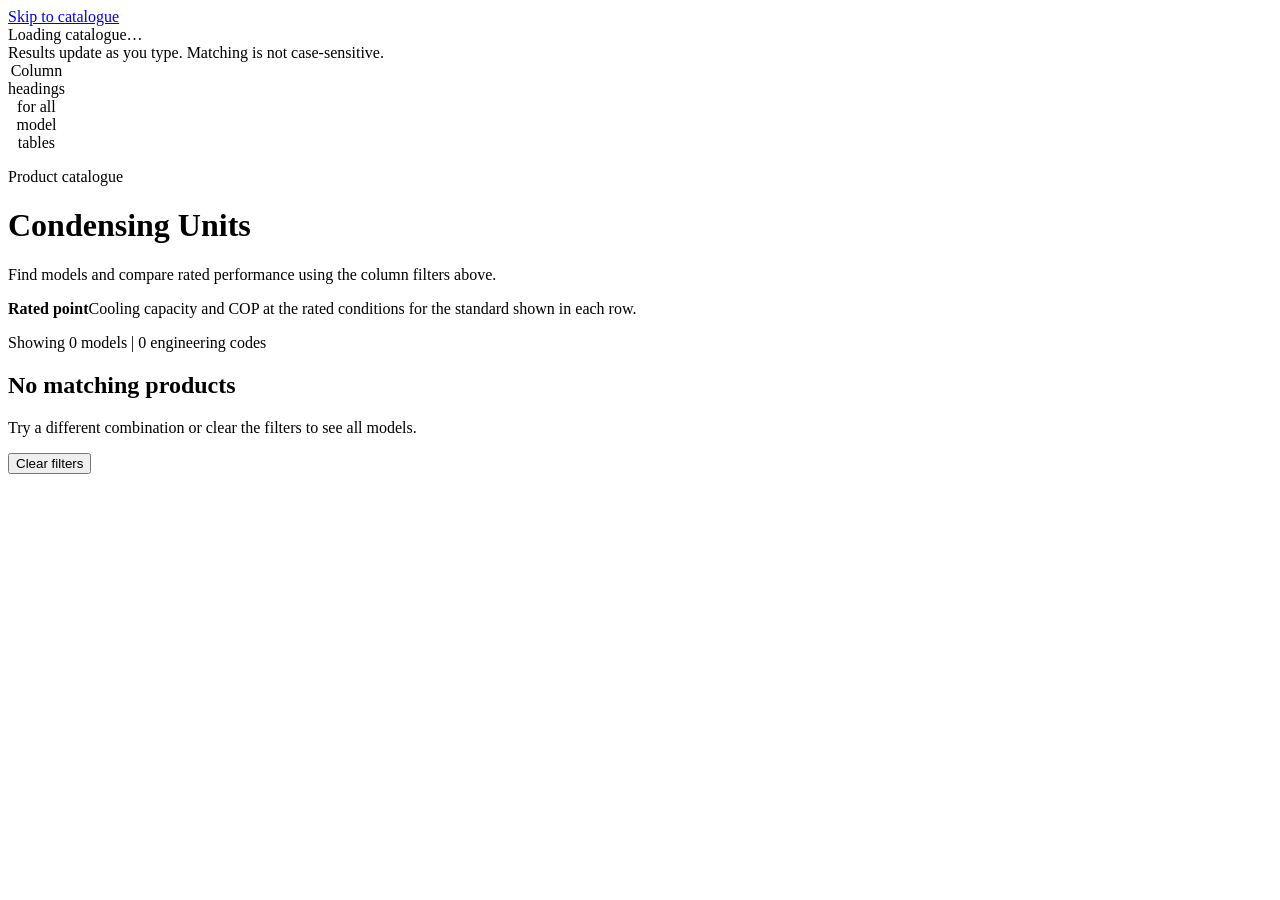
<file: Folder2_Web_Files/index.html>
<!doctype html>
<html lang="en">
<head>
  <meta charset="utf-8">
  <meta name="viewport" content="width=device-width, initial-scale=1">
  <title>Condensing Unit Product Catalogue</title>
  <style>
    /*__FONT_STYLE__*/
    /*__APP_STYLE__*/
  </style>
</head>
<body>
  <a class="skip-link" href="#catalogue-view">Skip to catalogue</a>
  <div id="loading-overlay" class="loading-overlay" role="status" aria-live="polite">
    <div class="spinner" aria-hidden="true"></div>
    <div id="loading-text">Loading catalogue…</div>
  </div>
  <header class="filter-bar">
    <form id="catalogue-filters" aria-label="Filter catalogue">
      <span id="text-filter-help" class="visually-hidden">Results update as you type. Matching is not case-sensitive.</span>
      <div class="shared-columns-inner">
        <div id="shared-columns-scroll" class="table-scroll shared-columns-scroll" role="region" aria-label="Catalogue filters and sorting. Scroll horizontally to see all columns." tabindex="0">
          <table class="product-table shared-columns-table">
            <caption class="visually-hidden">Column headings for all model tables</caption>
            <colgroup id="shared-column-widths"></colgroup>
            <thead><tr id="shared-column-headings"></tr></thead>
          </table>
        </div>
      </div>
    </form>
  </header>
  <main id="catalogue-view" class="catalogue-view">
    <div class="page-heading">
      <div class="page-intro">
        <p class="eyebrow">Product catalogue</p>
        <h1 id="app-title">Condensing Units</h1>
        <p class="page-description">Find models and compare rated performance using the column filters above.</p>
        <p class="rated-note"><strong>Rated point</strong><span>Cooling capacity and COP at the rated conditions for the standard shown in each row.</span></p>
      </div>
      <p id="result-count" class="result-count" role="status" aria-live="polite" aria-atomic="true">Showing 0 models | 0 engineering codes</p>
    </div>
    <div id="model-groups" class="model-groups"></div>
    <div id="empty-state" class="empty-state hidden" role="status">
      <h2>No matching products</h2>
      <p>Try a different combination or clear the filters to see all models.</p>
      <button id="empty-clear-filters" class="empty-clear-filters" type="button">Clear filters</button>
    </div>
  </main>
  <div id="toast" class="toast hidden" role="alert"></div>
  <script>
    window.APP_RUNTIME = /*__RUNTIME_CONFIG__*/;
    /*__TEMPLATE_MAPPING_SCRIPT__*/
    /*__APP_SCRIPT__*/
  </script>
</body>
</html>
</file>
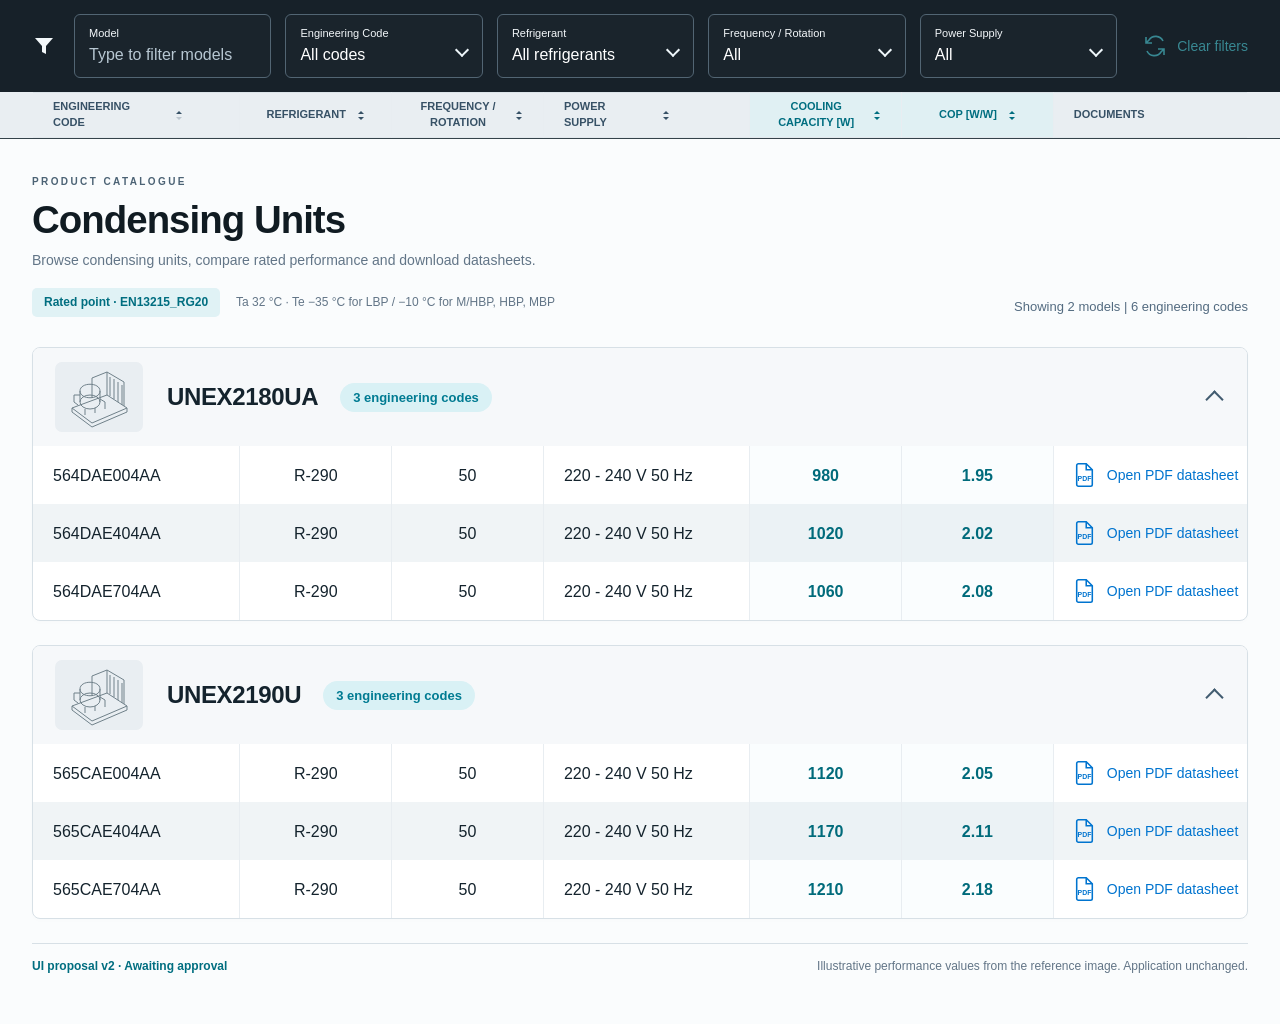
<file: design-proposals/rated-point-preview-v2.html>
<!doctype html>
<html lang="en">
<head>
  <meta charset="utf-8">
  <meta name="viewport" content="width=device-width, initial-scale=1">
  <title>Condensing Unit Product Catalogue</title>
  <style>
    
    :root {
  --ink: #14232d;
  --muted: #627587;
  --toolbar: #172129;
  --line: #d7e0e6;
  --stripe: #f0f4f6;
  --accent: #007d93;
  --link: #0074cf;
}
* { box-sizing: border-box; }
html { min-height: 100%; scroll-padding-top: calc(var(--catalogue-header-height, 140px) + 16px); }
body {
  margin: 0;
  color: var(--ink);
  background: #fafcfd;
  font-family: "Embraco BeauSans", Arial, Helvetica, sans-serif;
  font-size: 16px;
  line-height: 1.45;
}
button, input, select { font: inherit; }
button { cursor: pointer; }
button:disabled { cursor: default; opacity: .55; }
button:focus-visible, select:focus-visible, a:focus-visible, [tabindex]:focus-visible { outline: 2px solid var(--accent); outline-offset: 3px; }
.hidden { display: none !important; }
.visually-hidden { position: absolute; width: 1px; height: 1px; padding: 0; margin: -1px; overflow: hidden; clip: rect(0, 0, 0, 0); white-space: nowrap; border: 0; }
.skip-link { position: fixed; top: -80px; left: 16px; z-index: 150; padding: 12px 16px; background: #fff; color: var(--accent); }
.skip-link:focus { top: 12px; }
.filter-bar { position: sticky; top: 0; z-index: 20; background: var(--toolbar); border-bottom: 1px solid #34424a; }
.filter-bar-inner { display: grid; grid-template-columns: 28px repeat(5, minmax(0, 1fr)) auto; align-items: center; gap: 14px; margin: 0 auto; padding: 14px 32px; max-width: 1920px; }
.shared-columns-bar { color: var(--ink); background: #e9eef2; }
.shared-columns-inner { max-width: 1920px; margin: 0 auto; padding: 0 32px; }
.shared-columns-scroll { border-left: 1px solid transparent; border-right: 1px solid transparent; }
.filter-icon { width: 24px; height: 24px; fill: #f3f8fa; }
.filter-control { position: relative; display: flex; flex-direction: column; justify-content: center; min-width: 0; min-height: 64px; padding: 7px 14px; color: #f3f7fa; border: 1px solid #526573; border-radius: 6px; background: #ffffff03; }
.filter-control > span { padding-right: 14px; font-size: 11px; line-height: 1.4; }
.filter-control::after { position: absolute; right: 15px; top: 30px; width: 8px; height: 8px; content: ""; border-right: 2px solid #eef6fa; border-bottom: 2px solid #eef6fa; transform: rotate(45deg); pointer-events: none; }
.filter-control select { width: 100%; padding: 3px 22px 0 0; color: #fff; border: 0; background: transparent; appearance: none; font-size: 16px; line-height: 1.4; text-overflow: ellipsis; cursor: pointer; }
.filter-text-control::after { display: none; }
.filter-control input { width: 100%; min-width: 0; padding: 3px 0 0; color: #fff; border: 0; background: transparent; font-size: 16px; line-height: 1.4; }
.filter-control input::placeholder { color: #b8c8d3; opacity: 1; }
.filter-control option { color: var(--ink); background: #fff; }
.filter-control:focus-within { outline: 2px solid #59dbe7; outline-offset: 2px; }
.filter-control select:focus, .filter-control input:focus { outline: none; }
.filter-control.is-active { border-color: #53d5e1; background: #28beca12; }
.clear-filters { display: inline-flex; align-items: center; justify-content: center; gap: 10px; min-height: 44px; padding: 8px 0 8px 12px; color: #54dce8; background: none; border: 0; white-space: nowrap; font-size: 14px; }
.clear-filters svg { width: 24px; height: 24px; }
.clear-filters:focus-visible { outline-color: #54dce8; }
.clear-filters:hover:not(:disabled) span { text-decoration: underline; text-underline-offset: 4px; }
.catalogue-view { width: 100%; max-width: 1920px; margin: 0 auto; padding: 36px 32px 48px; }
.page-heading { display: flex; align-items: flex-end; justify-content: space-between; flex-wrap: wrap; gap: 12px 24px; margin-bottom: 30px; }
.eyebrow { margin: 0 0 8px; color: #4c6375; font-size: 10px; font-weight: 700; letter-spacing: .24em; text-transform: uppercase; }
.page-heading h1 { margin: 0 0 8px; color: #101b22; font-size: clamp(28px, 3vw, 40px); line-height: 1.15; font-weight: 700; letter-spacing: -.025em; }
.page-description { margin: 0; color: var(--muted); font-size: 14px; }
.result-count { margin: 0 0 1px auto; color: #536b80; font-size: 13px; white-space: nowrap; }
.model-groups { display: grid; gap: 24px; }
.model-card { min-width: 0; overflow: hidden; background: #fff; border: 1px solid var(--line); border-radius: 8px; box-shadow: 0 2px 5px #233d4c03; }
.model-heading { margin: 0; font-size: inherit; }
.model-toggle { display: flex; align-items: center; gap: 24px; width: 100%; min-height: 98px; padding: 14px 22px; color: var(--ink); background: #f6f8fa; border: 0; text-align: left; }
.model-toggle:hover { background: #eef4f6; }
.model-toggle:focus-visible { position: relative; z-index: 1; outline-offset: -4px; }
.product-thumbnail { display: flex; align-items: center; justify-content: center; flex: 0 0 88px; width: 88px; height: 70px; color: #70818a; background: #e9eef2; border-radius: 7px; }
.product-thumbnail img { width: 70px; height: 64px; object-fit: contain; mix-blend-mode: multiply; }
.thumbnail-placeholder { width: 64px; height: 64px; }
.model-title { display: flex; align-items: center; flex: 1; flex-wrap: wrap; gap: 8px 22px; min-width: 0; }
.model-name { max-width: 100%; overflow-x: auto; white-space: nowrap; font-size: 24px; font-weight: 700; line-height: 1.35; letter-spacing: -.015em; }
.variant-count { display: inline-block; padding: 5px 13px; color: #007b92; background: #d9f1f5; border-radius: 999px; font-size: 13px; line-height: 1.5; font-weight: 600; white-space: nowrap; }
.group-chevron { width: 13px; height: 13px; flex: 0 0 13px; margin: 5px 4px 0 8px; border-top: 2px solid #425c70; border-left: 2px solid #425c70; transform: rotate(45deg); }
.model-toggle[aria-expanded="false"] .group-chevron { transform: rotate(225deg); margin-top: -5px; }
.table-scroll { width: 100%; overflow-x: auto; overscroll-behavior-x: contain; }
.table-scroll:focus-visible { outline-offset: -3px; }
.product-table { width: 100%; min-width: 880px; table-layout: fixed; border-collapse: separate; border-spacing: 0; text-align: left; }
.product-table th { height: 46px; padding: 0 26px; color: #375166; background: #e9eef2; border-top: 1px solid #dce4e9; border-bottom: 1px solid #e2e8ec; font-size: 11px; font-weight: 700; text-transform: uppercase; }
.product-table th + th, .product-table td + td { border-left: 1px solid #e8edf1; }
.sort-button { display: inline-flex; align-items: center; gap: 12px; min-height: 44px; max-width: 100%; padding: 0; color: inherit; background: none; border: 0; text-align: left; text-transform: inherit; font-size: inherit; font-weight: inherit; }
.sort-icon { display: grid; flex: 0 0 7px; gap: 3px; }
.sort-icon::before, .sort-icon::after { content: ""; width: 0; height: 0; border-left: 3.5px solid transparent; border-right: 3.5px solid transparent; }
.sort-icon::before { border-bottom: 3.5px solid currentColor; }
.sort-icon::after { border-top: 3.5px solid currentColor; }
[aria-sort="ascending"] .sort-icon::after, [aria-sort="descending"] .sort-icon::before { opacity: .25; }
.product-table td { height: 58px; padding: 7px 26px; font-size: 16px; overflow-wrap: anywhere; vertical-align: middle; }
.product-table tbody tr:nth-child(even) { background: var(--stripe); }
.product-table tbody tr:hover { background: #e8f4f7; }
.code-cell { white-space: nowrap; }
.pdf-button { display: inline-flex; align-items: center; gap: 12px; min-height: 42px; padding: 4px 0; color: var(--link); background: none; border: 0; white-space: nowrap; font-size: 14px; }
.pdf-button svg { width: 21px; height: 26px; flex-shrink: 0; }
.pdf-button:hover span { text-decoration: underline; text-underline-offset: 3px; }
.empty-state { padding: 56px 24px; text-align: center; background: #fff; border: 1px solid var(--line); border-radius: 8px; }
.empty-state h2 { margin: 0 0 8px; font-size: 22px; }
.empty-state p { margin: 0 0 20px; color: var(--muted); }
.empty-clear-filters { padding: 10px 18px; color: var(--accent); background: #e3f3f6; border: 1px solid #b5dbe2; border-radius: 5px; }
.loading-overlay { position: fixed; inset: 0; z-index: 100; display: flex; flex-direction: column; align-items: center; justify-content: center; gap: 14px; padding: 24px; color: var(--ink); background: #fafcfdf5; text-align: center; }
.spinner { width: 40px; height: 40px; border: 4px solid #dce6eb; border-top-color: var(--accent); border-radius: 50%; animation: spin .8s linear infinite; }
@keyframes spin { to { transform: rotate(360deg); } }
.toast { position: fixed; right: 24px; bottom: 24px; z-index: 120; max-width: min(440px, calc(100vw - 32px)); padding: 14px 18px; color: #fff; background: #203542; border-radius: 6px; box-shadow: 0 5px 20px #0003; }
@media (max-width: 1100px) {
  .filter-bar-inner { grid-template-columns: repeat(3, minmax(0, 1fr)); gap: 10px; padding: 12px 24px; }
  .filter-icon { display: none; }
  .clear-filters { justify-self: end; }
  .catalogue-view { padding: 28px 24px 40px; }
  .shared-columns-inner { padding-right: 24px; padding-left: 24px; }
  .product-table th, .product-table td { padding-left: 18px; padding-right: 18px; }
}
@media (max-width: 680px) {
  .filter-bar-inner { grid-template-columns: repeat(2, minmax(0, 1fr)); padding: 12px 16px; }
  .filter-control { min-height: 60px; padding-left: 10px; padding-right: 10px; }
  .filter-control::after { right: 12px; }
  .clear-filters { justify-self: center; padding-left: 0; font-size: 13px; }
  .catalogue-view { padding: 24px 16px 32px; }
  .shared-columns-inner { padding-right: 16px; padding-left: 16px; }
  .page-heading { margin-bottom: 22px; }
  .page-description { line-height: 1.6; }
  .result-count { margin-left: 0; font-size: 12px; }
  .model-groups { gap: 18px; }
  .model-toggle { min-height: 94px; padding: 14px 12px; gap: 12px; }
  .product-thumbnail { flex-basis: 48px; width: 48px; height: 52px; }
  .product-thumbnail img, .thumbnail-placeholder { width: 44px; height: 44px; }
  .model-title { display: flex; flex-direction: column; align-items: flex-start; gap: 5px; }
  .model-name { font-size: 18px; }
  .variant-count { font-size: 11px; padding: 3px 9px; }
  .group-chevron { width: 10px; height: 10px; flex-basis: 10px; margin-left: 0; margin-right: 1px; }
}
@media (prefers-reduced-motion: reduce) { .spinner { animation-duration: 2s; } }

.product-table{min-width:1180px}
.product-table th,.product-table td{padding-left:20px;padding-right:20px}
.product-table th:nth-child(5),.product-table th:nth-child(6){color:#006e80;background:#e0f0f3}
.product-table td:nth-child(5),.product-table td:nth-child(6){text-align:center;font-variant-numeric:tabular-nums;font-weight:600;color:#006b7b;background:#17a8b005}
.product-table th:nth-child(2),.product-table td:nth-child(2),.product-table th:nth-child(3),.product-table td:nth-child(3),.product-table th:nth-child(5),.product-table td:nth-child(5),.product-table th:nth-child(6),.product-table td:nth-child(6){text-align:center}
.product-table th:nth-child(2) .sort-button,.product-table th:nth-child(3) .sort-button,.product-table th:nth-child(5) .sort-button,.product-table th:nth-child(6) .sort-button{width:100%;justify-content:center;text-align:center}
.rated-note{display:flex;align-items:center;flex-wrap:wrap;gap:10px 16px;margin:18px 0 0;font-size:12px;color:#627587}
.rated-note strong{padding:6px 12px;border-radius:5px;background:#e0f2f5;color:#006e80;font-weight:600}
.proposal-footer{margin-top:24px;padding-top:14px;border-top:1px solid #d7e0e6;color:#627587;font-size:12px;display:flex;justify-content:space-between;gap:16px}
.proposal-footer strong{color:#006e80}

  </style>
</head>
<body>
  <a class="skip-link" href="#catalogue-view">Skip to catalogue</a>
  <div id="loading-overlay" class="loading-overlay" role="status" aria-live="polite">
    <div class="spinner" aria-hidden="true"></div>
    <div id="loading-text">Loading catalogue…</div>
  </div>
  <header class="filter-bar">
    <form id="catalogue-filters" class="filter-bar-inner" aria-label="Filter catalogue">
      <svg class="filter-icon" viewBox="0 0 24 24" aria-hidden="true"><path d="M3 4h18l-7 8v8l-4-2v-6z"/></svg>
      <label class="filter-control filter-text-control"><span>Model</span><input id="filter-model" data-filter="model" type="text" placeholder="Type to filter models" autocomplete="off" spellcheck="false" enterkeyhint="search" aria-describedby="model-filter-help"></label>
      <span id="model-filter-help" class="visually-hidden">Models update as you type. Matching is not case-sensitive.</span>
      <label class="filter-control"><span>Engineering Code</span><select id="filter-engineering-code" data-filter="engineeringCode"><option value="">All codes</option></select></label>
      <label class="filter-control"><span>Refrigerant</span><select id="filter-refrigerant" data-filter="refrigerant"><option value="">All refrigerants</option></select></label>
      <label class="filter-control"><span>Frequency / Rotation</span><select id="filter-frequency" data-filter="frequency"><option value="">All</option></select></label>
      <label class="filter-control"><span>Power Supply</span><select id="filter-power-supply" data-filter="powerSupply"><option value="">All</option></select></label>
      <button id="clear-filters" class="clear-filters" type="button" disabled>
        <svg viewBox="0 0 24 24" fill="none" stroke="currentColor" stroke-width="1.6" aria-hidden="true"><path d="M20 7a8 8 0 0 0-14-1L3 9m0-6v6h6M4 17a8 8 0 0 0 14 1l3-3m0 6v-6h-6"/></svg>
        <span>Clear filters</span>
      </button>
    </form>
    <div class="shared-columns-bar">
      <div class="shared-columns-inner">
        <div id="shared-columns-scroll" class="table-scroll shared-columns-scroll" role="region" aria-label="Catalogue columns and sorting. Scroll horizontally to see all columns." tabindex="0">
          <table class="product-table shared-columns-table">
            <caption class="visually-hidden">Column headings for all model tables</caption>
            <colgroup id="shared-column-widths"></colgroup>
            <thead><tr id="shared-column-headings"></tr></thead>
          </table>
        </div>
      </div>
    </div>
  </header>
  <main id="catalogue-view" class="catalogue-view">
    <div class="page-heading">
      <div class="page-intro">
        <p class="eyebrow">Product catalogue</p>
        <h1 id="app-title">Condensing Units</h1>
        <p class="page-description">Browse condensing units, compare rated performance and download datasheets.</p><p class="rated-note"><strong>Rated point &middot; EN13215_RG20</strong><span>Ta 32 &deg;C &middot; Te &minus;35 &deg;C for LBP / &minus;10 &deg;C for M/HBP, HBP, MBP</span></p>
      </div>
      <p id="result-count" class="result-count" role="status" aria-live="polite" aria-atomic="true">Showing 0 models | 0 engineering codes</p>
    </div>
    <div id="model-groups" class="model-groups"></div>
    <div id="empty-state" class="empty-state hidden" role="status">
      <h2>No matching products</h2>
      <p>Try a different combination or clear the filters to see all models.</p>
      <button id="empty-clear-filters" class="empty-clear-filters" type="button">Clear filters</button>
    </div>
    <footer class="proposal-footer"><strong>UI proposal v2 &middot; Awaiting approval</strong><span>Illustrative performance values from the reference image. Application unchanged.</span></footer>
  </main>
  <div id="toast" class="toast hidden" role="alert"></div>
  <script>
    window.APP_RUNTIME = {"ui":{}};
    window.google={script:{run:{withSuccessHandler:function(callback){this.success=callback;return this;},withFailureHandler:function(){return this;},getCatalogueBootstrap:function(){this.success({products:[{"model":"UNEX2180UA","engineeringCode":"564DAE004AA","refrigerant":"R-290","frequency":"50","powerSupply":"220 - 240 V 50 Hz","coolingCapacity":980,"cop":"1.95"},{"model":"UNEX2180UA","engineeringCode":"564DAE404AA","refrigerant":"R-290","frequency":"50","powerSupply":"220 - 240 V 50 Hz","coolingCapacity":1020,"cop":"2.02"},{"model":"UNEX2180UA","engineeringCode":"564DAE704AA","refrigerant":"R-290","frequency":"50","powerSupply":"220 - 240 V 50 Hz","coolingCapacity":1060,"cop":"2.08"},{"model":"UNEX2190U","engineeringCode":"565CAE004AA","refrigerant":"R-290","frequency":"50","powerSupply":"220 - 240 V 50 Hz","coolingCapacity":1120,"cop":"2.05"},{"model":"UNEX2190U","engineeringCode":"565CAE404AA","refrigerant":"R-290","frequency":"50","powerSupply":"220 - 240 V 50 Hz","coolingCapacity":1170,"cop":"2.11"},{"model":"UNEX2190U","engineeringCode":"565CAE704AA","refrigerant":"R-290","frequency":"50","powerSupply":"220 - 240 V 50 Hz","coolingCapacity":1210,"cop":"2.18"}]});}}}};
    (function () {
  'use strict';

  const columns = [{"key":"engineeringCode","label":"Engineering Code","width":17},{"key":"refrigerant","label":"Refrigerant","width":12.5},{"key":"frequency","label":"Frequency / Rotation","width":12.5},{"key":"powerSupply","label":"Power Supply","width":17},{"key":"coolingCapacity","label":"Cooling Capacity [W]","width":12.5},{"key":"cop","label":"COP [W/W]","width":12.5},{"key":"datasheet","label":"Documents","width":16}];
  const state = {
    products: [], filtered: [], filters: {}, initialQuery: '', modelExactMatch: false,
    collapsedModels: new Set(), sort: { key: 'engineeringCode', direction: 1 },
    tableScrollLeft: 0, syncedScrollPositions: new WeakMap(),
    activePdfUrls: [], thumbnailCache: new Map(), thumbnailQueue: [],
    thumbnailRequests: 0, thumbnailObserver: null
  };
  const ui = window.APP_RUNTIME && window.APP_RUNTIME.ui || {};
  const el = {};
  const collator = new Intl.Collator('en', { numeric: true, sensitivity: 'base' });
  const pdfIcon = '<svg viewBox="0 0 24 30" fill="none" aria-hidden="true"><path d="M5 2h9l7 7v17a2 2 0 0 1-2 2H5a2 2 0 0 1-2-2V4a2 2 0 0 1 2-2Z" stroke="currentColor" stroke-width="1.8"/><path d="M14 2v7h7" stroke="currentColor" stroke-width="1.8"/><text x="12" y="22" text-anchor="middle" fill="currentColor" font-family="Arial,sans-serif" font-size="8" font-weight="700">PDF</text></svg>';
  const thumbnailPlaceholder = '<svg class="thumbnail-placeholder" viewBox="0 0 64 64" fill="none" stroke="currentColor" stroke-width="1" aria-hidden="true"><path d="m5 43 35-13 20 13-35 15Z M5 43v4l20 15 35-15v-4 M40 30V7l17 10v24 M40 7 25 13v20 M43 12v19m4-17v20m4-17v20m4-17v20"/><ellipse cx="23" cy="37" rx="10" ry="7"/><path d="M13 37V26c0-9 20-9 20 0v11 M13 26c0 9 20 9 20 0 M18 44v6m10-7v5 M11 40 7 37v-7h6 M33 34l5 3v7"/></svg>';

  document.addEventListener('DOMContentLoaded', init);
  window.addEventListener('beforeunload', revokeAllPdfUrls);

  async function init() {
    Object.assign(el, {
      loading: document.getElementById('loading-overlay'),
      loadingText: document.getElementById('loading-text'),
      toast: document.getElementById('toast'),
      form: document.getElementById('catalogue-filters'),
      header: document.querySelector('.filter-bar'),
      headings: document.getElementById('shared-column-headings'),
      columnWidths: document.getElementById('shared-column-widths'),
      headerScroll: document.getElementById('shared-columns-scroll'),
      modelInput: document.getElementById('filter-model'),
      groups: document.getElementById('model-groups'),
      count: document.getElementById('result-count'),
      empty: document.getElementById('empty-state'),
      clear: document.getElementById('clear-filters')
    });
    document.title = ui.appTitle || 'Condensing Unit Product Catalogue';
    document.getElementById('app-title').textContent = ui.catalogueHeading || 'Condensing Units';
    el.columnWidths.innerHTML = renderColumnWidths();
    el.headings.innerHTML = renderHeadings();
    bindEvents();
    updateHeaderHeight();
    if ('ResizeObserver' in window) {
      const headerObserver = new ResizeObserver(updateHeaderHeight);
      headerObserver.observe(el.header);
    }
    try {
      const bootstrap = await serverCall('getCatalogueBootstrap');
      state.products = bootstrap.products || [];
      populateFilters();
      applyInitialProduct();
      applyFilters();
      hideLoading();
    } catch (error) { showFatal(error); }
  }

  function textValue(product, key) {
    return product[key] === null || product[key] === undefined ? '' : String(product[key]).trim();
  }

  function populateFilters() {
    el.form.querySelectorAll('select[data-filter]').forEach(function (select) {
      const values = Array.from(new Set(state.products.map(function (product) {
        return textValue(product, select.dataset.filter);
      }).filter(Boolean))).sort(collator.compare);
      values.forEach(function (value) {
        const option = document.createElement('option');
        option.value = value;
        option.textContent = value;
        select.appendChild(option);
      });
    });
  }

  function applyInitialProduct() {
    const initial = String(window.APP_RUNTIME && window.APP_RUNTIME.initialProduct || '').trim();
    if (!initial) return;
    const normalized = initial.toLowerCase();
    const byCode = state.products.find(function (product) {
      return textValue(product, 'engineeringCode').toLowerCase() === normalized;
    });
    const byModel = state.products.find(function (product) {
      return textValue(product, 'model').toLowerCase() === normalized;
    });
    const key = byCode ? 'engineeringCode' : byModel ? 'model' : '';
    if (key) {
      const value = textValue(byCode || byModel, key);
      state.filters[key] = value;
      state.modelExactMatch = key === 'model';
      el.form.querySelector('[data-filter="' + key + '"]').value = value;
      showToast('Select Open PDF datasheet beside the desired engineering code.');
    } else {
      state.initialQuery = normalized;
      showToast('No exact match for the product link. Clear filters to browse all models.');
    }
  }

  function bindEvents() {
    el.headings.addEventListener('click', function (event) {
      const button = event.target.closest('[data-sort]');
      if (!button) return;
      const key = button.dataset.sort;
      state.sort = { key: key, direction: state.sort.key === key ? -state.sort.direction : 1 };
      el.headings.innerHTML = renderHeadings();
      renderModelGroups();
      el.headings.querySelector('[data-sort="' + key + '"]').focus({ preventScroll: true });
    });
    el.headerScroll.addEventListener('scroll', function () {
      syncHorizontalScroll(el.headerScroll);
    }, { passive: true });
    el.groups.addEventListener('scroll', function (event) {
      if (event.target.matches('.table-scroll') && !event.target.hidden) {
        syncHorizontalScroll(event.target);
      }
    }, { capture: true, passive: true });
    window.addEventListener('resize', function () {
      updateHeaderHeight();
      syncHorizontalScroll(el.headerScroll);
    });
    el.form.addEventListener('submit', function (event) {
      event.preventDefault();
      updateModelFilter();
    });
    el.modelInput.addEventListener('input', updateModelFilter);
    el.form.addEventListener('change', function (event) {
      const select = event.target.closest('select[data-filter]');
      if (!select) return;
      state.initialQuery = '';
      if (select.value) state.filters[select.dataset.filter] = select.value;
      else delete state.filters[select.dataset.filter];
      applyFilters();
    });
    el.clear.addEventListener('click', clearFilters);
    document.getElementById('empty-clear-filters').addEventListener('click', function () {
      clearFilters();
      el.modelInput.focus();
    });
    el.groups.addEventListener('click', function (event) {
      const pdf = event.target.closest('[data-code]');
      if (pdf) { showToast('Design preview: PDF download is available in the application.'); return; }
      const toggle = event.target.closest('[data-toggle-model]');
      if (toggle) {
        const model = toggle.dataset.toggleModel;
        const collapse = toggle.getAttribute('aria-expanded') === 'true';
        if (collapse) state.collapsedModels.add(model);
        else state.collapsedModels.delete(model);
        toggle.setAttribute('aria-expanded', String(!collapse));
        const tableScroll = document.getElementById(toggle.getAttribute('aria-controls'));
        tableScroll.hidden = collapse;
        if (!collapse) setTableScroll(tableScroll, state.tableScrollLeft);
        return;
      }
    });
  }

  function updateHeaderHeight() {
    document.documentElement.style.setProperty('--catalogue-header-height', el.header.getBoundingClientRect().height + 'px');
  }

  function syncHorizontalScroll(source) {
    const expected = state.syncedScrollPositions.get(source);
    state.syncedScrollPositions.delete(source);
    // Programmatic follower events must not overwrite a newer user scroll.
    if (expected === source.scrollLeft) return;
    const maximum = Math.max(0, el.headerScroll.scrollWidth - el.headerScroll.clientWidth);
    state.tableScrollLeft = Math.min(source.scrollLeft, maximum);
    [el.headerScroll].concat(Array.from(el.groups.querySelectorAll('.table-scroll'))).forEach(function (scroll) {
      setTableScroll(scroll, state.tableScrollLeft);
    });
  }

  function setTableScroll(scroll, left) {
    if (scroll.hidden || scroll.scrollLeft === left) return;
    scroll.scrollLeft = left;
    state.syncedScrollPositions.set(scroll, scroll.scrollLeft);
  }

  function renderColumnWidths() {
    return columns.map(function (column) { return '<col style="width:' + column.width + '%">'; }).join('');
  }

  function updateModelFilter() {
    const query = el.modelInput.value.trim();
    // Read a trimmed query without changing the text or caret while typing.
    state.initialQuery = '';
    state.modelExactMatch = false;
    if (query) state.filters.model = query;
    else delete state.filters.model;
    applyFilters();
  }

  function updateClearFiltersState() {
    el.clear.disabled = !state.initialQuery && !Object.keys(state.filters).length && !el.modelInput.value.trim();
  }

  function clearFilters() {
    state.filters = {};
    state.initialQuery = '';
    state.modelExactMatch = false;
    el.form.querySelectorAll('[data-filter]').forEach(function (select) { select.value = ''; });
    applyFilters();
  }

  function applyFilters() {
    state.filtered = state.products.filter(function (product) {
      if (state.initialQuery && ![product.model, product.engineeringCode].join(' ').toLowerCase().includes(state.initialQuery)) return false;
      return Object.keys(state.filters).every(function (key) {
        if (key === 'model' && !state.modelExactMatch) {
          return textValue(product, key).toLowerCase().includes(state.filters.model.toLowerCase());
        }
        return textValue(product, key) === state.filters[key];
      });
    });
    el.form.querySelectorAll('[data-filter]').forEach(function (control) {
      control.closest('.filter-control').classList.toggle('is-active', Boolean(state.filters[control.dataset.filter]));
    });
    updateClearFiltersState();
    renderModelGroups();
  }

  function groupProductsByModel(products) {
    const groups = new Map();
    products.forEach(function (product) {
      const model = textValue(product, 'model');
      if (!groups.has(model)) groups.set(model, []);
      groups.get(model).push(product);
    });
    return Array.from(groups.entries()).sort(function (left, right) {
      return collator.compare(left[0], right[0]);
    }).map(function (entry) {
      const sort = state.sort;
      const variants = entry[1].slice().sort(function (left, right) {
        const a = textValue(left, sort.key), b = textValue(right, sort.key);
        if (!a || !b) return a === b ? 0 : !a ? 1 : -1;
        return collator.compare(a, b) * sort.direction;
      });
      return { model: entry[0], products: variants };
    });
  }

  function renderHeadings() {
    const sort = state.sort;
    return columns.map(function (column) {
      if (column.key === 'datasheet') return '<th scope="col">Documents</th>';
      const active = sort.key === column.key;
      const direction = active ? sort.direction === 1 ? 'ascending' : 'descending' : 'none';
      const next = active && sort.direction === 1 ? 'descending' : 'ascending';
      return '<th scope="col" aria-sort="' + direction + '"><button type="button" class="sort-button" data-sort="' + column.key +
        '" aria-label="' + escapeHtml('Sort all model tables by ' + column.label + ', ' + next) + '">' +
        '<span>' + column.label + '</span><span class="sort-icon" aria-hidden="true"></span></button></th>';
    }).join('');
  }

  function renderVariant(product) {
    return '<tr>' + columns.map(function (column) {
      if (column.key === 'datasheet') {
        const label = 'Open PDF datasheet for ' + product.model + ', ' + product.engineeringCode + ' (new tab)';
        return '<td><button type="button" class="pdf-button" data-code="' + escapeHtml(product.engineeringCode) +
          '" data-model="' + escapeHtml(product.model) + '" aria-label="' + escapeHtml(label) + '">' +
          pdfIcon + '<span>Open PDF datasheet</span></button></td>';
      }
      return '<td' + (column.key === 'engineeringCode' ? ' class="code-cell"' : '') + '>' +
        escapeHtml(textValue(product, column.key) || '—') + '</td>';
    }).join('') + '</tr>';
  }

  function renderModelGroups() {
    if (state.thumbnailObserver) state.thumbnailObserver.disconnect();
    const groups = groupProductsByModel(state.filtered);
    el.groups.innerHTML = groups.map(function (group, index) {
      const drawing = group.products.find(function (product) { return product.drawing3d; }) || group.products[0];
      const expanded = !state.collapsedModels.has(group.model);
      const count = group.products.length + (group.products.length === 1 ? ' engineering code' : ' engineering codes');
      return '<section class="model-card" data-model-group="' + escapeHtml(group.model) + '" aria-labelledby="model-name-' + index + '">' +
        '<h2 class="model-heading"><button type="button" class="model-toggle" data-toggle-model="' + escapeHtml(group.model) +
          '" aria-expanded="' + expanded + '" aria-controls="model-variants-' + index + '" aria-labelledby="model-name-' + index + ' model-count-' + index + '">' +
          '<span class="product-thumbnail" data-thumbnail-key="' + escapeHtml(drawing.drawing3d || '') + '" data-thumbnail-code="' + escapeHtml(drawing.engineeringCode) + '" aria-hidden="true">' + thumbnailPlaceholder + '</span>' +
          '<span class="model-title"><span id="model-name-' + index + '" class="model-name">' + escapeHtml(group.model) + '</span>' +
          '<span id="model-count-' + index + '" class="variant-count">' + count + '</span></span>' +
          '<span class="group-chevron" aria-hidden="true"></span></button></h2>' +
        '<div class="table-scroll" id="model-variants-' + index + '" role="region" aria-label="' + escapeHtml(group.model + ' engineering codes. Scroll horizontally on smaller screens.') + '" tabindex="0"' + (expanded ? '' : ' hidden') + '>' +
          '<table class="product-table"><caption class="visually-hidden">' + escapeHtml(group.model + ' engineering codes and PDF datasheets') + '</caption>' +
          '<colgroup>' + renderColumnWidths() + '</colgroup>' +
          '<thead class="visually-hidden"><tr>' + columns.map(function (column) {
            return '<th scope="col">' + column.label + '</th>';
          }).join('') + '</tr></thead>' +
          '<tbody>' + group.products.map(renderVariant).join('') + '</tbody></table></div></section>';
    }).join('');
    el.count.textContent = 'Showing ' + groups.length + (groups.length === 1 ? ' model' : ' models') +
      ' | ' + state.filtered.length + (state.filtered.length === 1 ? ' engineering code' : ' engineering codes');
    el.empty.classList.toggle('hidden', state.filtered.length !== 0);
    el.groups.querySelectorAll('.table-scroll').forEach(function (scroll) {
      setTableScroll(scroll, state.tableScrollLeft);
    });
    observeThumbnails();
  }

  function observeThumbnails() {
    const thumbnails = el.groups.querySelectorAll('[data-thumbnail-key]');
    if ('IntersectionObserver' in window) {
      const observer = new IntersectionObserver(function (entries) {
        entries.forEach(function (entry) {
          if (entry.isIntersecting) { queueThumbnail(entry.target); observer.unobserve(entry.target); }
        });
      }, { root: null, rootMargin: '120px' });
      state.thumbnailObserver = observer;
    }
    thumbnails.forEach(function (thumbnail) {
      const key = thumbnail.dataset.thumbnailKey;
      if (!key) return;
      const cached = state.thumbnailCache.get(key);
      if (cached && cached.ready) setThumbnail(thumbnail, cached.dataUrl);
      else if (state.thumbnailObserver) state.thumbnailObserver.observe(thumbnail);
      else queueThumbnail(thumbnail);
    });
  }

  function queueThumbnail(thumbnail) {
    const key = thumbnail.dataset.thumbnailKey;
    if (!key || state.thumbnailCache.has(key)) return;
    state.thumbnailCache.set(key, { ready: false, dataUrl: '' });
    state.thumbnailQueue.push({ key: key, code: thumbnail.dataset.thumbnailCode });
    loadNextThumbnails();
  }

  function loadNextThumbnails() {
    while (state.thumbnailRequests < 3 && state.thumbnailQueue.length) {
      const item = state.thumbnailQueue.shift();
      state.thumbnailRequests += 1;
      serverCall('getProductThumbnail', item.code).then(function (result) {
        const dataUrl = result && /^data:image\/(png|jpeg|gif|webp);base64,[A-Za-z0-9+/=]+$/.test(result.dataUrl || '') ? result.dataUrl : '';
        state.thumbnailCache.set(item.key, { ready: true, dataUrl: dataUrl });
        el.groups.querySelectorAll('[data-thumbnail-key]').forEach(function (thumbnail) {
          if (thumbnail.dataset.thumbnailKey === item.key) setThumbnail(thumbnail, dataUrl);
        });
      }).catch(function () {
        state.thumbnailCache.set(item.key, { ready: true, dataUrl: '' });
      }).finally(function () { state.thumbnailRequests -= 1; loadNextThumbnails(); });
    }
  }

  function setThumbnail(thumbnail, dataUrl) {
    if (!dataUrl) return;
    const img = document.createElement('img');
    img.alt = '';
    img.width = 66; img.height = 66;
    img.decoding = 'async';
    img.addEventListener('error', function () { thumbnail.innerHTML = thumbnailPlaceholder; });
    img.src = dataUrl;
    thumbnail.replaceChildren(img);
  }

  // Keep the synchronous popup opening and existing PDF generation flow.
  async function openProductInNewTab(code, model) {
    const pdfWindow = window.open('', '_blank');

    if (!pdfWindow) {
      showToast(
        'The browser blocked the PDF tab. ' +
        'Allow pop-ups for this Apps Script application and try again.'
      );
      return;
    }

    writeLoadingPage(pdfWindow, model, code);
    showLoading(
      'Generating ' +
      (model || code) +
      ' PDF datasheet…'
    );

    try {
      if (
        !window.TemplateMappingService ||
        typeof window.TemplateMappingService.buildReplacementMap !==
          'function'
      ) {
        throw new Error(
          'TemplateMappingService.js is not loaded.'
        );
      }

      const context = await serverCall(
        'getProductTemplateContext',
        code
      );

      const mapping =
        window.APP_RUNTIME &&
        window.APP_RUNTIME.parameterMapping;

      const replacements =
        window.TemplateMappingService.buildReplacementMap(
          context,
          mapping
        );

      const result = await serverCall(
        'generateProductDatasheetPdf',
        code,
        replacements
      );

      if (!result || !result.base64) {
        throw new Error(
          'The server did not return PDF data.'
        );
      }

      const pdfBlob = base64ToBlob(
        result.base64,
        result.mimeType || 'application/pdf'
      );

      const pdfUrl = URL.createObjectURL(pdfBlob);
      state.activePdfUrls.push(pdfUrl);

      // The browser's native PDF viewer works when the Blob URL is loaded in
      // a top-level tab. It may be blocked only when nested in an Apps Script
      // iframe.
      pdfWindow.location.replace(pdfUrl);

      showWarnings(result.warnings || [], result);
      schedulePdfUrlCleanup(pdfUrl);
    } catch (error) {
      writeErrorPage(
        pdfWindow,
        error.message || String(error)
      );
      showToast(error.message || String(error));
    } finally {
      hideLoading();
    }
  }

  function writeLoadingPage(targetWindow, model, code) {
    try {
      targetWindow.document.open();
      targetWindow.document.write(
        '<!doctype html>' +
        '<html lang="en"><head><meta charset="utf-8">' +
        '<title>Generating datasheet</title>' +
        '<style>' +
          'body{' +
            'margin:0;min-height:100vh;display:flex;' +
            'align-items:center;justify-content:center;' +
            'font-family:Arial,Helvetica,sans-serif;' +
            'background:#eef2f3;color:#293437;' +
          '}' +
          '.box{text-align:center;padding:32px;}' +
          '.spinner{' +
            'width:42px;height:42px;margin:0 auto 18px;' +
            'border:4px solid #cbd7d9;' +
            'border-top-color:#078a98;border-radius:50%;' +
            'animation:spin .8s linear infinite;' +
          '}' +
          '@keyframes spin{to{transform:rotate(360deg)}}' +
          'h1{font-size:20px;margin:0 0 8px;}' +
          'p{margin:0;color:#69787b;}' +
        '</style></head><body>' +
        '<div class="box">' +
          '<div class="spinner"></div>' +
          '<h1>Generating PDF datasheet</h1>' +
          '<p>' +
            escapeHtml(
              [model, code].filter(Boolean).join(' — ')
            ) +
          '</p>' +
        '</div>' +
        '</body></html>'
      );
      targetWindow.document.close();
    } catch (error) {
      console.warn(
        'Could not write the PDF loading page:',
        error
      );
    }
  }

  function writeErrorPage(targetWindow, message) {
    try {
      targetWindow.document.open();
      targetWindow.document.write(
        '<!doctype html>' +
        '<html lang="en"><head><meta charset="utf-8">' +
        '<title>Datasheet generation failed</title>' +
        '<style>' +
          'body{' +
            'margin:0;min-height:100vh;display:flex;' +
            'align-items:center;justify-content:center;' +
            'font-family:Arial,Helvetica,sans-serif;' +
            'background:#f7f0f0;color:#502929;' +
          '}' +
          '.box{' +
            'max-width:700px;padding:32px;' +
            'background:#fff;border:1px solid #d9bcbc;' +
            'border-radius:8px;' +
          '}' +
          'h1{margin:0 0 12px;font-size:22px;}' +
          'p{white-space:pre-wrap;line-height:1.5;}' +
        '</style></head><body>' +
        '<div class="box">' +
          '<h1>Datasheet generation failed</h1>' +
          '<p>' + escapeHtml(message) + '</p>' +
        '</div>' +
        '</body></html>'
      );
      targetWindow.document.close();
    } catch (error) {
      console.warn(
        'Could not write the PDF error page:',
        error
      );
    }
  }

  function showWarnings(warnings, result) {
    if (!warnings.length) return;

    console.warn(
      'Datasheet generated with warnings:',
      {
        model: result.model,
        engineeringCode: result.engineeringCode,
        warnings: warnings
      }
    );

    showToast(
      'PDF opened with ' +
      warnings.length +
      (
        warnings.length === 1
          ? ' template warning. '
          : ' template warnings. '
      ) +
      'Check the browser console for details.'
    );
  }

  function schedulePdfUrlCleanup(pdfUrl) {
    // Keep the Blob URL available long enough for the native PDF viewer and
    // printing. It is also revoked when the catalogue tab is closed.
    window.setTimeout(function () {
      const index = state.activePdfUrls.indexOf(pdfUrl);

      if (index !== -1) {
        URL.revokeObjectURL(pdfUrl);
        state.activePdfUrls.splice(index, 1);
      }
    }, 30 * 60 * 1000);
  }

  function revokeAllPdfUrls() {
    state.activePdfUrls.forEach(function (url) {
      URL.revokeObjectURL(url);
    });

    state.activePdfUrls = [];
  }

  function base64ToBlob(base64, mimeType) {
    const binary = window.atob(base64);
    const chunkSize = 1024 * 1024;
    const chunks = [];

    for (
      let offset = 0;
      offset < binary.length;
      offset += chunkSize
    ) {
      const slice = binary.slice(
        offset,
        offset + chunkSize
      );

      const bytes = new Uint8Array(slice.length);

      for (
        let index = 0;
        index < slice.length;
        index += 1
      ) {
        bytes[index] = slice.charCodeAt(index);
      }

      chunks.push(bytes);
    }

    return new Blob(chunks, {
      type: mimeType
    });
  }

  function serverCall(functionName) {
    const args =
      Array.prototype.slice.call(arguments, 1);

    return new Promise(function (resolve, reject) {
      if (
        !window.google ||
        !google.script ||
        !google.script.run
      ) {
        reject(
          new Error(
            'This page must be opened through ' +
            'the deployed Google Apps Script web app.'
          )
        );
        return;
      }

      let runner = google.script.run
        .withSuccessHandler(resolve)
        .withFailureHandler(function (error) {
          reject(
            new Error(
              error && error.message
                ? error.message
                : String(error)
            )
          );
        });

      runner[functionName].apply(
        runner,
        args
      );
    });
  }

  function showLoading(text) {
    el.loadingText.textContent =
      text || 'Loading…';

    el.loading.classList.remove('hidden');
  }

  function hideLoading() {
    el.loading.classList.add('hidden');
  }

  function showToast(message) {
    el.toast.textContent = message;
    el.toast.classList.remove('hidden');

    window.setTimeout(function () {
      el.toast.classList.add('hidden');
    }, 7000);
  }

  function showFatal(error) {
    el.loadingText.textContent =
      'Application error: ' +
      (error.message || String(error));
  }

  function escapeHtml(value) {
    return String(
      value === null ||
      value === undefined
        ? ''
        : value
    )
      .replace(/&/g, '&amp;')
      .replace(/</g, '&lt;')
      .replace(/>/g, '&gt;')
      .replace(/"/g, '&quot;')
      .replace(/'/g, '&#039;');
  }
})();

  </script>
</body>
</html>
</file>
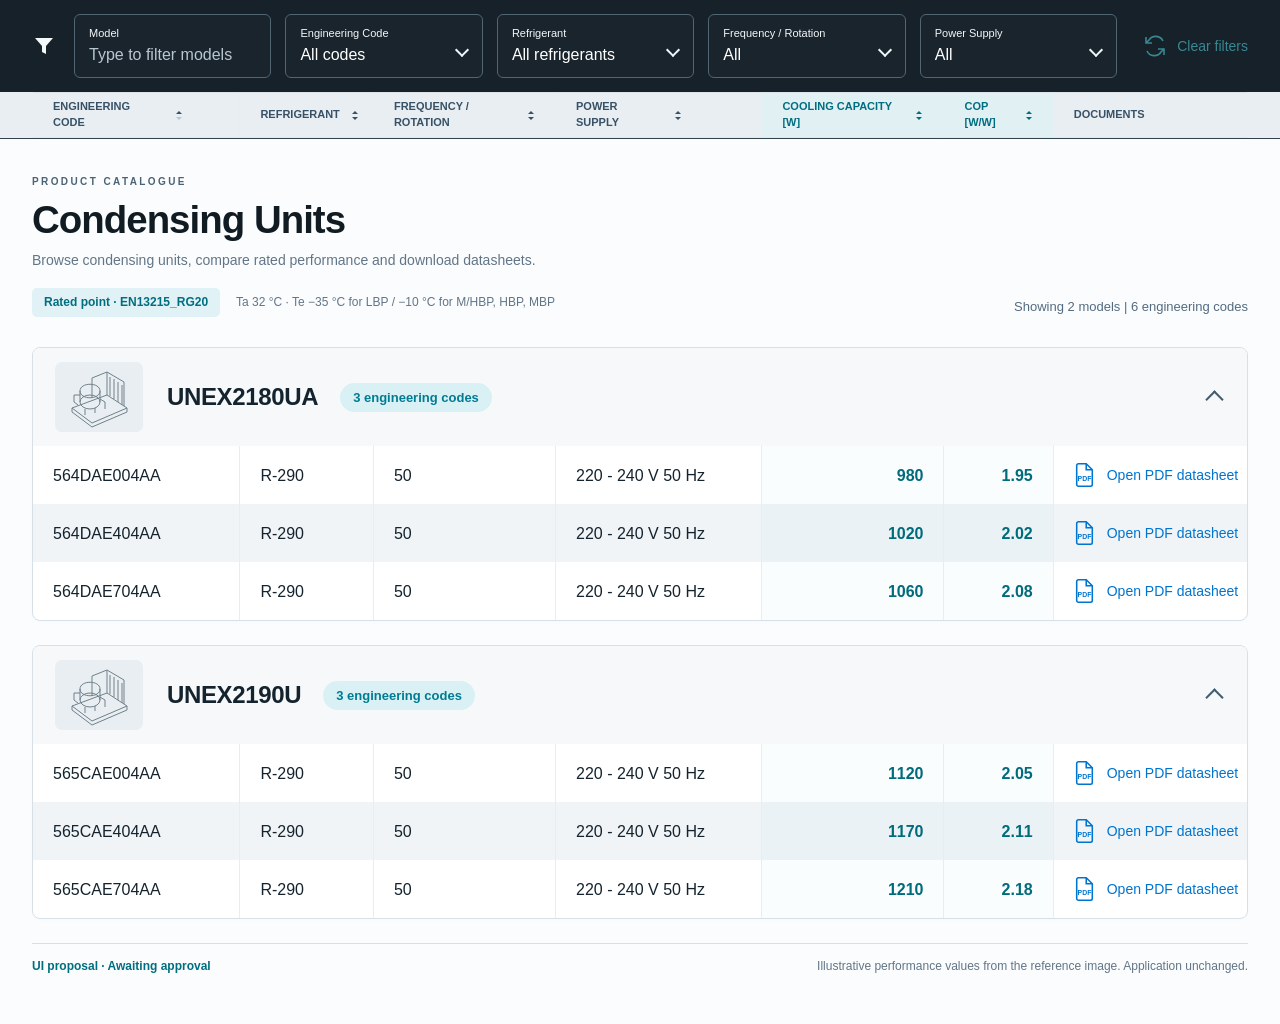
<file: design-proposals/rated-point-preview.html>
<!doctype html>
<html lang="en">
<head>
  <meta charset="utf-8">
  <meta name="viewport" content="width=device-width, initial-scale=1">
  <title>Condensing Unit Product Catalogue</title>
  <style>
    
    :root {
  --ink: #14232d;
  --muted: #627587;
  --toolbar: #172129;
  --line: #d7e0e6;
  --stripe: #f0f4f6;
  --accent: #007d93;
  --link: #0074cf;
}
* { box-sizing: border-box; }
html { min-height: 100%; scroll-padding-top: calc(var(--catalogue-header-height, 140px) + 16px); }
body {
  margin: 0;
  color: var(--ink);
  background: #fafcfd;
  font-family: "Embraco BeauSans", Arial, Helvetica, sans-serif;
  font-size: 16px;
  line-height: 1.45;
}
button, input, select { font: inherit; }
button { cursor: pointer; }
button:disabled { cursor: default; opacity: .55; }
button:focus-visible, select:focus-visible, a:focus-visible, [tabindex]:focus-visible { outline: 2px solid var(--accent); outline-offset: 3px; }
.hidden { display: none !important; }
.visually-hidden { position: absolute; width: 1px; height: 1px; padding: 0; margin: -1px; overflow: hidden; clip: rect(0, 0, 0, 0); white-space: nowrap; border: 0; }
.skip-link { position: fixed; top: -80px; left: 16px; z-index: 150; padding: 12px 16px; background: #fff; color: var(--accent); }
.skip-link:focus { top: 12px; }
.filter-bar { position: sticky; top: 0; z-index: 20; background: var(--toolbar); border-bottom: 1px solid #34424a; }
.filter-bar-inner { display: grid; grid-template-columns: 28px repeat(5, minmax(0, 1fr)) auto; align-items: center; gap: 14px; margin: 0 auto; padding: 14px 32px; max-width: 1920px; }
.shared-columns-bar { color: var(--ink); background: #e9eef2; }
.shared-columns-inner { max-width: 1920px; margin: 0 auto; padding: 0 32px; }
.shared-columns-scroll { border-left: 1px solid transparent; border-right: 1px solid transparent; }
.filter-icon { width: 24px; height: 24px; fill: #f3f8fa; }
.filter-control { position: relative; display: flex; flex-direction: column; justify-content: center; min-width: 0; min-height: 64px; padding: 7px 14px; color: #f3f7fa; border: 1px solid #526573; border-radius: 6px; background: #ffffff03; }
.filter-control > span { padding-right: 14px; font-size: 11px; line-height: 1.4; }
.filter-control::after { position: absolute; right: 15px; top: 30px; width: 8px; height: 8px; content: ""; border-right: 2px solid #eef6fa; border-bottom: 2px solid #eef6fa; transform: rotate(45deg); pointer-events: none; }
.filter-control select { width: 100%; padding: 3px 22px 0 0; color: #fff; border: 0; background: transparent; appearance: none; font-size: 16px; line-height: 1.4; text-overflow: ellipsis; cursor: pointer; }
.filter-text-control::after { display: none; }
.filter-control input { width: 100%; min-width: 0; padding: 3px 0 0; color: #fff; border: 0; background: transparent; font-size: 16px; line-height: 1.4; }
.filter-control input::placeholder { color: #b8c8d3; opacity: 1; }
.filter-control option { color: var(--ink); background: #fff; }
.filter-control:focus-within { outline: 2px solid #59dbe7; outline-offset: 2px; }
.filter-control select:focus, .filter-control input:focus { outline: none; }
.filter-control.is-active { border-color: #53d5e1; background: #28beca12; }
.clear-filters { display: inline-flex; align-items: center; justify-content: center; gap: 10px; min-height: 44px; padding: 8px 0 8px 12px; color: #54dce8; background: none; border: 0; white-space: nowrap; font-size: 14px; }
.clear-filters svg { width: 24px; height: 24px; }
.clear-filters:focus-visible { outline-color: #54dce8; }
.clear-filters:hover:not(:disabled) span { text-decoration: underline; text-underline-offset: 4px; }
.catalogue-view { width: 100%; max-width: 1920px; margin: 0 auto; padding: 36px 32px 48px; }
.page-heading { display: flex; align-items: flex-end; justify-content: space-between; flex-wrap: wrap; gap: 12px 24px; margin-bottom: 30px; }
.eyebrow { margin: 0 0 8px; color: #4c6375; font-size: 10px; font-weight: 700; letter-spacing: .24em; text-transform: uppercase; }
.page-heading h1 { margin: 0 0 8px; color: #101b22; font-size: clamp(28px, 3vw, 40px); line-height: 1.15; font-weight: 700; letter-spacing: -.025em; }
.page-description { margin: 0; color: var(--muted); font-size: 14px; }
.result-count { margin: 0 0 1px auto; color: #536b80; font-size: 13px; white-space: nowrap; }
.model-groups { display: grid; gap: 24px; }
.model-card { min-width: 0; overflow: hidden; background: #fff; border: 1px solid var(--line); border-radius: 8px; box-shadow: 0 2px 5px #233d4c03; }
.model-heading { margin: 0; font-size: inherit; }
.model-toggle { display: flex; align-items: center; gap: 24px; width: 100%; min-height: 98px; padding: 14px 22px; color: var(--ink); background: #f6f8fa; border: 0; text-align: left; }
.model-toggle:hover { background: #eef4f6; }
.model-toggle:focus-visible { position: relative; z-index: 1; outline-offset: -4px; }
.product-thumbnail { display: flex; align-items: center; justify-content: center; flex: 0 0 88px; width: 88px; height: 70px; color: #70818a; background: #e9eef2; border-radius: 7px; }
.product-thumbnail img { width: 70px; height: 64px; object-fit: contain; mix-blend-mode: multiply; }
.thumbnail-placeholder { width: 64px; height: 64px; }
.model-title { display: flex; align-items: center; flex: 1; flex-wrap: wrap; gap: 8px 22px; min-width: 0; }
.model-name { max-width: 100%; overflow-x: auto; white-space: nowrap; font-size: 24px; font-weight: 700; line-height: 1.35; letter-spacing: -.015em; }
.variant-count { display: inline-block; padding: 5px 13px; color: #007b92; background: #d9f1f5; border-radius: 999px; font-size: 13px; line-height: 1.5; font-weight: 600; white-space: nowrap; }
.group-chevron { width: 13px; height: 13px; flex: 0 0 13px; margin: 5px 4px 0 8px; border-top: 2px solid #425c70; border-left: 2px solid #425c70; transform: rotate(45deg); }
.model-toggle[aria-expanded="false"] .group-chevron { transform: rotate(225deg); margin-top: -5px; }
.table-scroll { width: 100%; overflow-x: auto; overscroll-behavior-x: contain; }
.table-scroll:focus-visible { outline-offset: -3px; }
.product-table { width: 100%; min-width: 880px; table-layout: fixed; border-collapse: separate; border-spacing: 0; text-align: left; }
.product-table th { height: 46px; padding: 0 26px; color: #375166; background: #e9eef2; border-top: 1px solid #dce4e9; border-bottom: 1px solid #e2e8ec; font-size: 11px; font-weight: 700; text-transform: uppercase; }
.product-table th + th, .product-table td + td { border-left: 1px solid #e8edf1; }
.sort-button { display: inline-flex; align-items: center; gap: 12px; min-height: 44px; max-width: 100%; padding: 0; color: inherit; background: none; border: 0; text-align: left; text-transform: inherit; font-size: inherit; font-weight: inherit; }
.sort-icon { display: grid; flex: 0 0 7px; gap: 3px; }
.sort-icon::before, .sort-icon::after { content: ""; width: 0; height: 0; border-left: 3.5px solid transparent; border-right: 3.5px solid transparent; }
.sort-icon::before { border-bottom: 3.5px solid currentColor; }
.sort-icon::after { border-top: 3.5px solid currentColor; }
[aria-sort="ascending"] .sort-icon::after, [aria-sort="descending"] .sort-icon::before { opacity: .25; }
.product-table td { height: 58px; padding: 7px 26px; font-size: 16px; overflow-wrap: anywhere; vertical-align: middle; }
.product-table tbody tr:nth-child(even) { background: var(--stripe); }
.product-table tbody tr:hover { background: #e8f4f7; }
.code-cell { white-space: nowrap; }
.pdf-button { display: inline-flex; align-items: center; gap: 12px; min-height: 42px; padding: 4px 0; color: var(--link); background: none; border: 0; white-space: nowrap; font-size: 14px; }
.pdf-button svg { width: 21px; height: 26px; flex-shrink: 0; }
.pdf-button:hover span { text-decoration: underline; text-underline-offset: 3px; }
.empty-state { padding: 56px 24px; text-align: center; background: #fff; border: 1px solid var(--line); border-radius: 8px; }
.empty-state h2 { margin: 0 0 8px; font-size: 22px; }
.empty-state p { margin: 0 0 20px; color: var(--muted); }
.empty-clear-filters { padding: 10px 18px; color: var(--accent); background: #e3f3f6; border: 1px solid #b5dbe2; border-radius: 5px; }
.loading-overlay { position: fixed; inset: 0; z-index: 100; display: flex; flex-direction: column; align-items: center; justify-content: center; gap: 14px; padding: 24px; color: var(--ink); background: #fafcfdf5; text-align: center; }
.spinner { width: 40px; height: 40px; border: 4px solid #dce6eb; border-top-color: var(--accent); border-radius: 50%; animation: spin .8s linear infinite; }
@keyframes spin { to { transform: rotate(360deg); } }
.toast { position: fixed; right: 24px; bottom: 24px; z-index: 120; max-width: min(440px, calc(100vw - 32px)); padding: 14px 18px; color: #fff; background: #203542; border-radius: 6px; box-shadow: 0 5px 20px #0003; }
@media (max-width: 1100px) {
  .filter-bar-inner { grid-template-columns: repeat(3, minmax(0, 1fr)); gap: 10px; padding: 12px 24px; }
  .filter-icon { display: none; }
  .clear-filters { justify-self: end; }
  .catalogue-view { padding: 28px 24px 40px; }
  .shared-columns-inner { padding-right: 24px; padding-left: 24px; }
  .product-table th, .product-table td { padding-left: 18px; padding-right: 18px; }
}
@media (max-width: 680px) {
  .filter-bar-inner { grid-template-columns: repeat(2, minmax(0, 1fr)); padding: 12px 16px; }
  .filter-control { min-height: 60px; padding-left: 10px; padding-right: 10px; }
  .filter-control::after { right: 12px; }
  .clear-filters { justify-self: center; padding-left: 0; font-size: 13px; }
  .catalogue-view { padding: 24px 16px 32px; }
  .shared-columns-inner { padding-right: 16px; padding-left: 16px; }
  .page-heading { margin-bottom: 22px; }
  .page-description { line-height: 1.6; }
  .result-count { margin-left: 0; font-size: 12px; }
  .model-groups { gap: 18px; }
  .model-toggle { min-height: 94px; padding: 14px 12px; gap: 12px; }
  .product-thumbnail { flex-basis: 48px; width: 48px; height: 52px; }
  .product-thumbnail img, .thumbnail-placeholder { width: 44px; height: 44px; }
  .model-title { display: flex; flex-direction: column; align-items: flex-start; gap: 5px; }
  .model-name { font-size: 18px; }
  .variant-count { font-size: 11px; padding: 3px 9px; }
  .group-chevron { width: 10px; height: 10px; flex-basis: 10px; margin-left: 0; margin-right: 1px; }
}
@media (prefers-reduced-motion: reduce) { .spinner { animation-duration: 2s; } }

.product-table{min-width:1180px}
.product-table th,.product-table td{padding-left:20px;padding-right:20px}
.product-table th:nth-child(5),.product-table th:nth-child(6){color:#006e80;background:#e0f0f3}
.product-table td:nth-child(5),.product-table td:nth-child(6){text-align:right;font-variant-numeric:tabular-nums;font-weight:600;color:#006b7b;background:#17a8b005}
.product-table th:nth-child(5) .sort-button,.product-table th:nth-child(6) .sort-button{width:100%;justify-content:flex-end}
.rated-note{display:flex;align-items:center;flex-wrap:wrap;gap:10px 16px;margin:18px 0 0;font-size:12px;color:#627587}
.rated-note strong{padding:6px 12px;border-radius:5px;background:#e0f2f5;color:#006e80;font-weight:600}
.proposal-footer{margin-top:24px;padding-top:14px;border-top:1px solid #d7e0e6;color:#627587;font-size:12px;display:flex;justify-content:space-between;gap:16px}
.proposal-footer strong{color:#006e80}

  </style>
</head>
<body>
  <a class="skip-link" href="#catalogue-view">Skip to catalogue</a>
  <div id="loading-overlay" class="loading-overlay" role="status" aria-live="polite">
    <div class="spinner" aria-hidden="true"></div>
    <div id="loading-text">Loading catalogue…</div>
  </div>
  <header class="filter-bar">
    <form id="catalogue-filters" class="filter-bar-inner" aria-label="Filter catalogue">
      <svg class="filter-icon" viewBox="0 0 24 24" aria-hidden="true"><path d="M3 4h18l-7 8v8l-4-2v-6z"/></svg>
      <label class="filter-control filter-text-control"><span>Model</span><input id="filter-model" data-filter="model" type="text" placeholder="Type to filter models" autocomplete="off" spellcheck="false" enterkeyhint="search" aria-describedby="model-filter-help"></label>
      <span id="model-filter-help" class="visually-hidden">Models update as you type. Matching is not case-sensitive.</span>
      <label class="filter-control"><span>Engineering Code</span><select id="filter-engineering-code" data-filter="engineeringCode"><option value="">All codes</option></select></label>
      <label class="filter-control"><span>Refrigerant</span><select id="filter-refrigerant" data-filter="refrigerant"><option value="">All refrigerants</option></select></label>
      <label class="filter-control"><span>Frequency / Rotation</span><select id="filter-frequency" data-filter="frequency"><option value="">All</option></select></label>
      <label class="filter-control"><span>Power Supply</span><select id="filter-power-supply" data-filter="powerSupply"><option value="">All</option></select></label>
      <button id="clear-filters" class="clear-filters" type="button" disabled>
        <svg viewBox="0 0 24 24" fill="none" stroke="currentColor" stroke-width="1.6" aria-hidden="true"><path d="M20 7a8 8 0 0 0-14-1L3 9m0-6v6h6M4 17a8 8 0 0 0 14 1l3-3m0 6v-6h-6"/></svg>
        <span>Clear filters</span>
      </button>
    </form>
    <div class="shared-columns-bar">
      <div class="shared-columns-inner">
        <div id="shared-columns-scroll" class="table-scroll shared-columns-scroll" role="region" aria-label="Catalogue columns and sorting. Scroll horizontally to see all columns." tabindex="0">
          <table class="product-table shared-columns-table">
            <caption class="visually-hidden">Column headings for all model tables</caption>
            <colgroup id="shared-column-widths"></colgroup>
            <thead><tr id="shared-column-headings"></tr></thead>
          </table>
        </div>
      </div>
    </div>
  </header>
  <main id="catalogue-view" class="catalogue-view">
    <div class="page-heading">
      <div class="page-intro">
        <p class="eyebrow">Product catalogue</p>
        <h1 id="app-title">Condensing Units</h1>
        <p class="page-description">Browse condensing units, compare rated performance and download datasheets.</p><p class="rated-note"><strong>Rated point &middot; EN13215_RG20</strong><span>Ta 32 &deg;C &middot; Te &minus;35 &deg;C for LBP / &minus;10 &deg;C for M/HBP, HBP, MBP</span></p>
      </div>
      <p id="result-count" class="result-count" role="status" aria-live="polite" aria-atomic="true">Showing 0 models | 0 engineering codes</p>
    </div>
    <div id="model-groups" class="model-groups"></div>
    <div id="empty-state" class="empty-state hidden" role="status">
      <h2>No matching products</h2>
      <p>Try a different combination or clear the filters to see all models.</p>
      <button id="empty-clear-filters" class="empty-clear-filters" type="button">Clear filters</button>
    </div>
    <footer class="proposal-footer"><strong>UI proposal &middot; Awaiting approval</strong><span>Illustrative performance values from the reference image. Application unchanged.</span></footer>
  </main>
  <div id="toast" class="toast hidden" role="alert"></div>
  <script>
    window.APP_RUNTIME = {"ui":{}};
    window.google={script:{run:{withSuccessHandler:function(callback){this.success=callback;return this;},withFailureHandler:function(){return this;},getCatalogueBootstrap:function(){this.success({products:[{"model":"UNEX2180UA","engineeringCode":"564DAE004AA","refrigerant":"R-290","frequency":"50","powerSupply":"220 - 240 V 50 Hz","coolingCapacity":980,"cop":"1.95"},{"model":"UNEX2180UA","engineeringCode":"564DAE404AA","refrigerant":"R-290","frequency":"50","powerSupply":"220 - 240 V 50 Hz","coolingCapacity":1020,"cop":"2.02"},{"model":"UNEX2180UA","engineeringCode":"564DAE704AA","refrigerant":"R-290","frequency":"50","powerSupply":"220 - 240 V 50 Hz","coolingCapacity":1060,"cop":"2.08"},{"model":"UNEX2190U","engineeringCode":"565CAE004AA","refrigerant":"R-290","frequency":"50","powerSupply":"220 - 240 V 50 Hz","coolingCapacity":1120,"cop":"2.05"},{"model":"UNEX2190U","engineeringCode":"565CAE404AA","refrigerant":"R-290","frequency":"50","powerSupply":"220 - 240 V 50 Hz","coolingCapacity":1170,"cop":"2.11"},{"model":"UNEX2190U","engineeringCode":"565CAE704AA","refrigerant":"R-290","frequency":"50","powerSupply":"220 - 240 V 50 Hz","coolingCapacity":1210,"cop":"2.18"}]});}}}};
    (function () {
  'use strict';

  const columns = [{"key":"engineeringCode","label":"Engineering Code","width":17},{"key":"refrigerant","label":"Refrigerant","width":11},{"key":"frequency","label":"Frequency / Rotation","width":15},{"key":"powerSupply","label":"Power Supply","width":17},{"key":"coolingCapacity","label":"Cooling Capacity [W]","width":15},{"key":"cop","label":"COP [W/W]","width":9},{"key":"datasheet","label":"Documents","width":16}];
  const state = {
    products: [], filtered: [], filters: {}, initialQuery: '', modelExactMatch: false,
    collapsedModels: new Set(), sort: { key: 'engineeringCode', direction: 1 },
    tableScrollLeft: 0, syncedScrollPositions: new WeakMap(),
    activePdfUrls: [], thumbnailCache: new Map(), thumbnailQueue: [],
    thumbnailRequests: 0, thumbnailObserver: null
  };
  const ui = window.APP_RUNTIME && window.APP_RUNTIME.ui || {};
  const el = {};
  const collator = new Intl.Collator('en', { numeric: true, sensitivity: 'base' });
  const pdfIcon = '<svg viewBox="0 0 24 30" fill="none" aria-hidden="true"><path d="M5 2h9l7 7v17a2 2 0 0 1-2 2H5a2 2 0 0 1-2-2V4a2 2 0 0 1 2-2Z" stroke="currentColor" stroke-width="1.8"/><path d="M14 2v7h7" stroke="currentColor" stroke-width="1.8"/><text x="12" y="22" text-anchor="middle" fill="currentColor" font-family="Arial,sans-serif" font-size="8" font-weight="700">PDF</text></svg>';
  const thumbnailPlaceholder = '<svg class="thumbnail-placeholder" viewBox="0 0 64 64" fill="none" stroke="currentColor" stroke-width="1" aria-hidden="true"><path d="m5 43 35-13 20 13-35 15Z M5 43v4l20 15 35-15v-4 M40 30V7l17 10v24 M40 7 25 13v20 M43 12v19m4-17v20m4-17v20m4-17v20"/><ellipse cx="23" cy="37" rx="10" ry="7"/><path d="M13 37V26c0-9 20-9 20 0v11 M13 26c0 9 20 9 20 0 M18 44v6m10-7v5 M11 40 7 37v-7h6 M33 34l5 3v7"/></svg>';

  document.addEventListener('DOMContentLoaded', init);
  window.addEventListener('beforeunload', revokeAllPdfUrls);

  async function init() {
    Object.assign(el, {
      loading: document.getElementById('loading-overlay'),
      loadingText: document.getElementById('loading-text'),
      toast: document.getElementById('toast'),
      form: document.getElementById('catalogue-filters'),
      header: document.querySelector('.filter-bar'),
      headings: document.getElementById('shared-column-headings'),
      columnWidths: document.getElementById('shared-column-widths'),
      headerScroll: document.getElementById('shared-columns-scroll'),
      modelInput: document.getElementById('filter-model'),
      groups: document.getElementById('model-groups'),
      count: document.getElementById('result-count'),
      empty: document.getElementById('empty-state'),
      clear: document.getElementById('clear-filters')
    });
    document.title = ui.appTitle || 'Condensing Unit Product Catalogue';
    document.getElementById('app-title').textContent = ui.catalogueHeading || 'Condensing Units';
    el.columnWidths.innerHTML = renderColumnWidths();
    el.headings.innerHTML = renderHeadings();
    bindEvents();
    updateHeaderHeight();
    if ('ResizeObserver' in window) {
      const headerObserver = new ResizeObserver(updateHeaderHeight);
      headerObserver.observe(el.header);
    }
    try {
      const bootstrap = await serverCall('getCatalogueBootstrap');
      state.products = bootstrap.products || [];
      populateFilters();
      applyInitialProduct();
      applyFilters();
      hideLoading();
    } catch (error) { showFatal(error); }
  }

  function textValue(product, key) {
    return product[key] === null || product[key] === undefined ? '' : String(product[key]).trim();
  }

  function populateFilters() {
    el.form.querySelectorAll('select[data-filter]').forEach(function (select) {
      const values = Array.from(new Set(state.products.map(function (product) {
        return textValue(product, select.dataset.filter);
      }).filter(Boolean))).sort(collator.compare);
      values.forEach(function (value) {
        const option = document.createElement('option');
        option.value = value;
        option.textContent = value;
        select.appendChild(option);
      });
    });
  }

  function applyInitialProduct() {
    const initial = String(window.APP_RUNTIME && window.APP_RUNTIME.initialProduct || '').trim();
    if (!initial) return;
    const normalized = initial.toLowerCase();
    const byCode = state.products.find(function (product) {
      return textValue(product, 'engineeringCode').toLowerCase() === normalized;
    });
    const byModel = state.products.find(function (product) {
      return textValue(product, 'model').toLowerCase() === normalized;
    });
    const key = byCode ? 'engineeringCode' : byModel ? 'model' : '';
    if (key) {
      const value = textValue(byCode || byModel, key);
      state.filters[key] = value;
      state.modelExactMatch = key === 'model';
      el.form.querySelector('[data-filter="' + key + '"]').value = value;
      showToast('Select Open PDF datasheet beside the desired engineering code.');
    } else {
      state.initialQuery = normalized;
      showToast('No exact match for the product link. Clear filters to browse all models.');
    }
  }

  function bindEvents() {
    el.headings.addEventListener('click', function (event) {
      const button = event.target.closest('[data-sort]');
      if (!button) return;
      const key = button.dataset.sort;
      state.sort = { key: key, direction: state.sort.key === key ? -state.sort.direction : 1 };
      el.headings.innerHTML = renderHeadings();
      renderModelGroups();
      el.headings.querySelector('[data-sort="' + key + '"]').focus({ preventScroll: true });
    });
    el.headerScroll.addEventListener('scroll', function () {
      syncHorizontalScroll(el.headerScroll);
    }, { passive: true });
    el.groups.addEventListener('scroll', function (event) {
      if (event.target.matches('.table-scroll') && !event.target.hidden) {
        syncHorizontalScroll(event.target);
      }
    }, { capture: true, passive: true });
    window.addEventListener('resize', function () {
      updateHeaderHeight();
      syncHorizontalScroll(el.headerScroll);
    });
    el.form.addEventListener('submit', function (event) {
      event.preventDefault();
      updateModelFilter();
    });
    el.modelInput.addEventListener('input', updateModelFilter);
    el.form.addEventListener('change', function (event) {
      const select = event.target.closest('select[data-filter]');
      if (!select) return;
      state.initialQuery = '';
      if (select.value) state.filters[select.dataset.filter] = select.value;
      else delete state.filters[select.dataset.filter];
      applyFilters();
    });
    el.clear.addEventListener('click', clearFilters);
    document.getElementById('empty-clear-filters').addEventListener('click', function () {
      clearFilters();
      el.modelInput.focus();
    });
    el.groups.addEventListener('click', function (event) {
      const pdf = event.target.closest('[data-code]');
      if (pdf) { showToast('Design preview: PDF download is available in the application.'); return; }
      const toggle = event.target.closest('[data-toggle-model]');
      if (toggle) {
        const model = toggle.dataset.toggleModel;
        const collapse = toggle.getAttribute('aria-expanded') === 'true';
        if (collapse) state.collapsedModels.add(model);
        else state.collapsedModels.delete(model);
        toggle.setAttribute('aria-expanded', String(!collapse));
        const tableScroll = document.getElementById(toggle.getAttribute('aria-controls'));
        tableScroll.hidden = collapse;
        if (!collapse) setTableScroll(tableScroll, state.tableScrollLeft);
        return;
      }
    });
  }

  function updateHeaderHeight() {
    document.documentElement.style.setProperty('--catalogue-header-height', el.header.getBoundingClientRect().height + 'px');
  }

  function syncHorizontalScroll(source) {
    const expected = state.syncedScrollPositions.get(source);
    state.syncedScrollPositions.delete(source);
    // Programmatic follower events must not overwrite a newer user scroll.
    if (expected === source.scrollLeft) return;
    const maximum = Math.max(0, el.headerScroll.scrollWidth - el.headerScroll.clientWidth);
    state.tableScrollLeft = Math.min(source.scrollLeft, maximum);
    [el.headerScroll].concat(Array.from(el.groups.querySelectorAll('.table-scroll'))).forEach(function (scroll) {
      setTableScroll(scroll, state.tableScrollLeft);
    });
  }

  function setTableScroll(scroll, left) {
    if (scroll.hidden || scroll.scrollLeft === left) return;
    scroll.scrollLeft = left;
    state.syncedScrollPositions.set(scroll, scroll.scrollLeft);
  }

  function renderColumnWidths() {
    return columns.map(function (column) { return '<col style="width:' + column.width + '%">'; }).join('');
  }

  function updateModelFilter() {
    const query = el.modelInput.value.trim();
    // Read a trimmed query without changing the text or caret while typing.
    state.initialQuery = '';
    state.modelExactMatch = false;
    if (query) state.filters.model = query;
    else delete state.filters.model;
    applyFilters();
  }

  function updateClearFiltersState() {
    el.clear.disabled = !state.initialQuery && !Object.keys(state.filters).length && !el.modelInput.value.trim();
  }

  function clearFilters() {
    state.filters = {};
    state.initialQuery = '';
    state.modelExactMatch = false;
    el.form.querySelectorAll('[data-filter]').forEach(function (select) { select.value = ''; });
    applyFilters();
  }

  function applyFilters() {
    state.filtered = state.products.filter(function (product) {
      if (state.initialQuery && ![product.model, product.engineeringCode].join(' ').toLowerCase().includes(state.initialQuery)) return false;
      return Object.keys(state.filters).every(function (key) {
        if (key === 'model' && !state.modelExactMatch) {
          return textValue(product, key).toLowerCase().includes(state.filters.model.toLowerCase());
        }
        return textValue(product, key) === state.filters[key];
      });
    });
    el.form.querySelectorAll('[data-filter]').forEach(function (control) {
      control.closest('.filter-control').classList.toggle('is-active', Boolean(state.filters[control.dataset.filter]));
    });
    updateClearFiltersState();
    renderModelGroups();
  }

  function groupProductsByModel(products) {
    const groups = new Map();
    products.forEach(function (product) {
      const model = textValue(product, 'model');
      if (!groups.has(model)) groups.set(model, []);
      groups.get(model).push(product);
    });
    return Array.from(groups.entries()).sort(function (left, right) {
      return collator.compare(left[0], right[0]);
    }).map(function (entry) {
      const sort = state.sort;
      const variants = entry[1].slice().sort(function (left, right) {
        const a = textValue(left, sort.key), b = textValue(right, sort.key);
        if (!a || !b) return a === b ? 0 : !a ? 1 : -1;
        return collator.compare(a, b) * sort.direction;
      });
      return { model: entry[0], products: variants };
    });
  }

  function renderHeadings() {
    const sort = state.sort;
    return columns.map(function (column) {
      if (column.key === 'datasheet') return '<th scope="col">Documents</th>';
      const active = sort.key === column.key;
      const direction = active ? sort.direction === 1 ? 'ascending' : 'descending' : 'none';
      const next = active && sort.direction === 1 ? 'descending' : 'ascending';
      return '<th scope="col" aria-sort="' + direction + '"><button type="button" class="sort-button" data-sort="' + column.key +
        '" aria-label="' + escapeHtml('Sort all model tables by ' + column.label + ', ' + next) + '">' +
        '<span>' + column.label + '</span><span class="sort-icon" aria-hidden="true"></span></button></th>';
    }).join('');
  }

  function renderVariant(product) {
    return '<tr>' + columns.map(function (column) {
      if (column.key === 'datasheet') {
        const label = 'Open PDF datasheet for ' + product.model + ', ' + product.engineeringCode + ' (new tab)';
        return '<td><button type="button" class="pdf-button" data-code="' + escapeHtml(product.engineeringCode) +
          '" data-model="' + escapeHtml(product.model) + '" aria-label="' + escapeHtml(label) + '">' +
          pdfIcon + '<span>Open PDF datasheet</span></button></td>';
      }
      return '<td' + (column.key === 'engineeringCode' ? ' class="code-cell"' : '') + '>' +
        escapeHtml(textValue(product, column.key) || '—') + '</td>';
    }).join('') + '</tr>';
  }

  function renderModelGroups() {
    if (state.thumbnailObserver) state.thumbnailObserver.disconnect();
    const groups = groupProductsByModel(state.filtered);
    el.groups.innerHTML = groups.map(function (group, index) {
      const drawing = group.products.find(function (product) { return product.drawing3d; }) || group.products[0];
      const expanded = !state.collapsedModels.has(group.model);
      const count = group.products.length + (group.products.length === 1 ? ' engineering code' : ' engineering codes');
      return '<section class="model-card" data-model-group="' + escapeHtml(group.model) + '" aria-labelledby="model-name-' + index + '">' +
        '<h2 class="model-heading"><button type="button" class="model-toggle" data-toggle-model="' + escapeHtml(group.model) +
          '" aria-expanded="' + expanded + '" aria-controls="model-variants-' + index + '" aria-labelledby="model-name-' + index + ' model-count-' + index + '">' +
          '<span class="product-thumbnail" data-thumbnail-key="' + escapeHtml(drawing.drawing3d || '') + '" data-thumbnail-code="' + escapeHtml(drawing.engineeringCode) + '" aria-hidden="true">' + thumbnailPlaceholder + '</span>' +
          '<span class="model-title"><span id="model-name-' + index + '" class="model-name">' + escapeHtml(group.model) + '</span>' +
          '<span id="model-count-' + index + '" class="variant-count">' + count + '</span></span>' +
          '<span class="group-chevron" aria-hidden="true"></span></button></h2>' +
        '<div class="table-scroll" id="model-variants-' + index + '" role="region" aria-label="' + escapeHtml(group.model + ' engineering codes. Scroll horizontally on smaller screens.') + '" tabindex="0"' + (expanded ? '' : ' hidden') + '>' +
          '<table class="product-table"><caption class="visually-hidden">' + escapeHtml(group.model + ' engineering codes and PDF datasheets') + '</caption>' +
          '<colgroup>' + renderColumnWidths() + '</colgroup>' +
          '<thead class="visually-hidden"><tr>' + columns.map(function (column) {
            return '<th scope="col">' + column.label + '</th>';
          }).join('') + '</tr></thead>' +
          '<tbody>' + group.products.map(renderVariant).join('') + '</tbody></table></div></section>';
    }).join('');
    el.count.textContent = 'Showing ' + groups.length + (groups.length === 1 ? ' model' : ' models') +
      ' | ' + state.filtered.length + (state.filtered.length === 1 ? ' engineering code' : ' engineering codes');
    el.empty.classList.toggle('hidden', state.filtered.length !== 0);
    el.groups.querySelectorAll('.table-scroll').forEach(function (scroll) {
      setTableScroll(scroll, state.tableScrollLeft);
    });
    observeThumbnails();
  }

  function observeThumbnails() {
    const thumbnails = el.groups.querySelectorAll('[data-thumbnail-key]');
    if ('IntersectionObserver' in window) {
      const observer = new IntersectionObserver(function (entries) {
        entries.forEach(function (entry) {
          if (entry.isIntersecting) { queueThumbnail(entry.target); observer.unobserve(entry.target); }
        });
      }, { root: null, rootMargin: '120px' });
      state.thumbnailObserver = observer;
    }
    thumbnails.forEach(function (thumbnail) {
      const key = thumbnail.dataset.thumbnailKey;
      if (!key) return;
      const cached = state.thumbnailCache.get(key);
      if (cached && cached.ready) setThumbnail(thumbnail, cached.dataUrl);
      else if (state.thumbnailObserver) state.thumbnailObserver.observe(thumbnail);
      else queueThumbnail(thumbnail);
    });
  }

  function queueThumbnail(thumbnail) {
    const key = thumbnail.dataset.thumbnailKey;
    if (!key || state.thumbnailCache.has(key)) return;
    state.thumbnailCache.set(key, { ready: false, dataUrl: '' });
    state.thumbnailQueue.push({ key: key, code: thumbnail.dataset.thumbnailCode });
    loadNextThumbnails();
  }

  function loadNextThumbnails() {
    while (state.thumbnailRequests < 3 && state.thumbnailQueue.length) {
      const item = state.thumbnailQueue.shift();
      state.thumbnailRequests += 1;
      serverCall('getProductThumbnail', item.code).then(function (result) {
        const dataUrl = result && /^data:image\/(png|jpeg|gif|webp);base64,[A-Za-z0-9+/=]+$/.test(result.dataUrl || '') ? result.dataUrl : '';
        state.thumbnailCache.set(item.key, { ready: true, dataUrl: dataUrl });
        el.groups.querySelectorAll('[data-thumbnail-key]').forEach(function (thumbnail) {
          if (thumbnail.dataset.thumbnailKey === item.key) setThumbnail(thumbnail, dataUrl);
        });
      }).catch(function () {
        state.thumbnailCache.set(item.key, { ready: true, dataUrl: '' });
      }).finally(function () { state.thumbnailRequests -= 1; loadNextThumbnails(); });
    }
  }

  function setThumbnail(thumbnail, dataUrl) {
    if (!dataUrl) return;
    const img = document.createElement('img');
    img.alt = '';
    img.width = 66; img.height = 66;
    img.decoding = 'async';
    img.addEventListener('error', function () { thumbnail.innerHTML = thumbnailPlaceholder; });
    img.src = dataUrl;
    thumbnail.replaceChildren(img);
  }

  // Keep the synchronous popup opening and existing PDF generation flow.
  async function openProductInNewTab(code, model) {
    const pdfWindow = window.open('', '_blank');

    if (!pdfWindow) {
      showToast(
        'The browser blocked the PDF tab. ' +
        'Allow pop-ups for this Apps Script application and try again.'
      );
      return;
    }

    writeLoadingPage(pdfWindow, model, code);
    showLoading(
      'Generating ' +
      (model || code) +
      ' PDF datasheet…'
    );

    try {
      if (
        !window.TemplateMappingService ||
        typeof window.TemplateMappingService.buildReplacementMap !==
          'function'
      ) {
        throw new Error(
          'TemplateMappingService.js is not loaded.'
        );
      }

      const context = await serverCall(
        'getProductTemplateContext',
        code
      );

      const mapping =
        window.APP_RUNTIME &&
        window.APP_RUNTIME.parameterMapping;

      const replacements =
        window.TemplateMappingService.buildReplacementMap(
          context,
          mapping
        );

      const result = await serverCall(
        'generateProductDatasheetPdf',
        code,
        replacements
      );

      if (!result || !result.base64) {
        throw new Error(
          'The server did not return PDF data.'
        );
      }

      const pdfBlob = base64ToBlob(
        result.base64,
        result.mimeType || 'application/pdf'
      );

      const pdfUrl = URL.createObjectURL(pdfBlob);
      state.activePdfUrls.push(pdfUrl);

      // The browser's native PDF viewer works when the Blob URL is loaded in
      // a top-level tab. It may be blocked only when nested in an Apps Script
      // iframe.
      pdfWindow.location.replace(pdfUrl);

      showWarnings(result.warnings || [], result);
      schedulePdfUrlCleanup(pdfUrl);
    } catch (error) {
      writeErrorPage(
        pdfWindow,
        error.message || String(error)
      );
      showToast(error.message || String(error));
    } finally {
      hideLoading();
    }
  }

  function writeLoadingPage(targetWindow, model, code) {
    try {
      targetWindow.document.open();
      targetWindow.document.write(
        '<!doctype html>' +
        '<html lang="en"><head><meta charset="utf-8">' +
        '<title>Generating datasheet</title>' +
        '<style>' +
          'body{' +
            'margin:0;min-height:100vh;display:flex;' +
            'align-items:center;justify-content:center;' +
            'font-family:Arial,Helvetica,sans-serif;' +
            'background:#eef2f3;color:#293437;' +
          '}' +
          '.box{text-align:center;padding:32px;}' +
          '.spinner{' +
            'width:42px;height:42px;margin:0 auto 18px;' +
            'border:4px solid #cbd7d9;' +
            'border-top-color:#078a98;border-radius:50%;' +
            'animation:spin .8s linear infinite;' +
          '}' +
          '@keyframes spin{to{transform:rotate(360deg)}}' +
          'h1{font-size:20px;margin:0 0 8px;}' +
          'p{margin:0;color:#69787b;}' +
        '</style></head><body>' +
        '<div class="box">' +
          '<div class="spinner"></div>' +
          '<h1>Generating PDF datasheet</h1>' +
          '<p>' +
            escapeHtml(
              [model, code].filter(Boolean).join(' — ')
            ) +
          '</p>' +
        '</div>' +
        '</body></html>'
      );
      targetWindow.document.close();
    } catch (error) {
      console.warn(
        'Could not write the PDF loading page:',
        error
      );
    }
  }

  function writeErrorPage(targetWindow, message) {
    try {
      targetWindow.document.open();
      targetWindow.document.write(
        '<!doctype html>' +
        '<html lang="en"><head><meta charset="utf-8">' +
        '<title>Datasheet generation failed</title>' +
        '<style>' +
          'body{' +
            'margin:0;min-height:100vh;display:flex;' +
            'align-items:center;justify-content:center;' +
            'font-family:Arial,Helvetica,sans-serif;' +
            'background:#f7f0f0;color:#502929;' +
          '}' +
          '.box{' +
            'max-width:700px;padding:32px;' +
            'background:#fff;border:1px solid #d9bcbc;' +
            'border-radius:8px;' +
          '}' +
          'h1{margin:0 0 12px;font-size:22px;}' +
          'p{white-space:pre-wrap;line-height:1.5;}' +
        '</style></head><body>' +
        '<div class="box">' +
          '<h1>Datasheet generation failed</h1>' +
          '<p>' + escapeHtml(message) + '</p>' +
        '</div>' +
        '</body></html>'
      );
      targetWindow.document.close();
    } catch (error) {
      console.warn(
        'Could not write the PDF error page:',
        error
      );
    }
  }

  function showWarnings(warnings, result) {
    if (!warnings.length) return;

    console.warn(
      'Datasheet generated with warnings:',
      {
        model: result.model,
        engineeringCode: result.engineeringCode,
        warnings: warnings
      }
    );

    showToast(
      'PDF opened with ' +
      warnings.length +
      (
        warnings.length === 1
          ? ' template warning. '
          : ' template warnings. '
      ) +
      'Check the browser console for details.'
    );
  }

  function schedulePdfUrlCleanup(pdfUrl) {
    // Keep the Blob URL available long enough for the native PDF viewer and
    // printing. It is also revoked when the catalogue tab is closed.
    window.setTimeout(function () {
      const index = state.activePdfUrls.indexOf(pdfUrl);

      if (index !== -1) {
        URL.revokeObjectURL(pdfUrl);
        state.activePdfUrls.splice(index, 1);
      }
    }, 30 * 60 * 1000);
  }

  function revokeAllPdfUrls() {
    state.activePdfUrls.forEach(function (url) {
      URL.revokeObjectURL(url);
    });

    state.activePdfUrls = [];
  }

  function base64ToBlob(base64, mimeType) {
    const binary = window.atob(base64);
    const chunkSize = 1024 * 1024;
    const chunks = [];

    for (
      let offset = 0;
      offset < binary.length;
      offset += chunkSize
    ) {
      const slice = binary.slice(
        offset,
        offset + chunkSize
      );

      const bytes = new Uint8Array(slice.length);

      for (
        let index = 0;
        index < slice.length;
        index += 1
      ) {
        bytes[index] = slice.charCodeAt(index);
      }

      chunks.push(bytes);
    }

    return new Blob(chunks, {
      type: mimeType
    });
  }

  function serverCall(functionName) {
    const args =
      Array.prototype.slice.call(arguments, 1);

    return new Promise(function (resolve, reject) {
      if (
        !window.google ||
        !google.script ||
        !google.script.run
      ) {
        reject(
          new Error(
            'This page must be opened through ' +
            'the deployed Google Apps Script web app.'
          )
        );
        return;
      }

      let runner = google.script.run
        .withSuccessHandler(resolve)
        .withFailureHandler(function (error) {
          reject(
            new Error(
              error && error.message
                ? error.message
                : String(error)
            )
          );
        });

      runner[functionName].apply(
        runner,
        args
      );
    });
  }

  function showLoading(text) {
    el.loadingText.textContent =
      text || 'Loading…';

    el.loading.classList.remove('hidden');
  }

  function hideLoading() {
    el.loading.classList.add('hidden');
  }

  function showToast(message) {
    el.toast.textContent = message;
    el.toast.classList.remove('hidden');

    window.setTimeout(function () {
      el.toast.classList.add('hidden');
    }, 7000);
  }

  function showFatal(error) {
    el.loadingText.textContent =
      'Application error: ' +
      (error.message || String(error));
  }

  function escapeHtml(value) {
    return String(
      value === null ||
      value === undefined
        ? ''
        : value
    )
      .replace(/&/g, '&amp;')
      .replace(/</g, '&lt;')
      .replace(/>/g, '&gt;')
      .replace(/"/g, '&quot;')
      .replace(/'/g, '&#039;');
  }
})();

  </script>
</body>
</html>
</file>
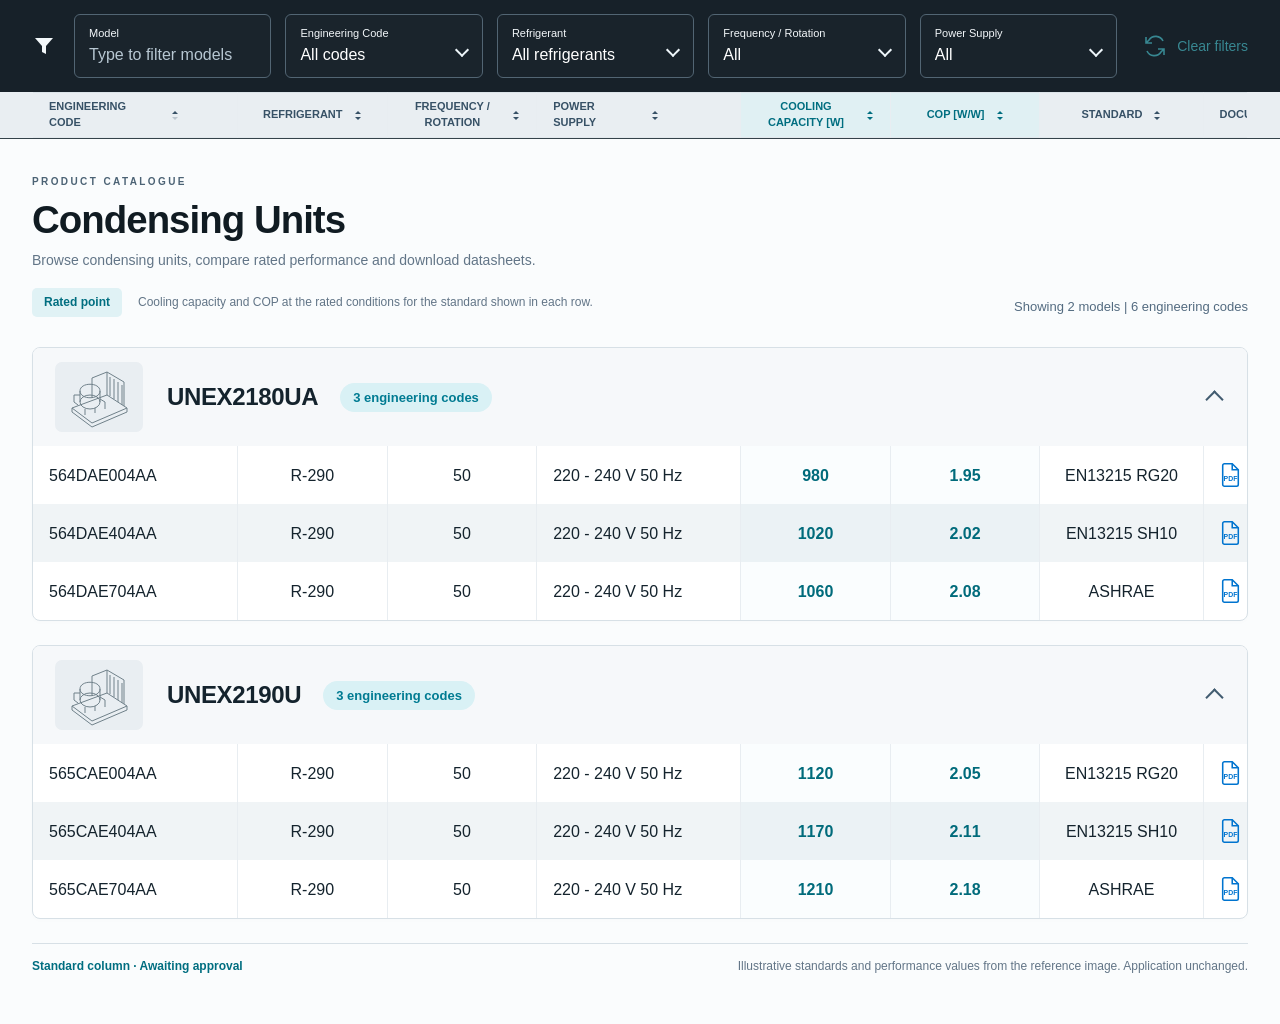
<file: design-proposals/standard-preview.html>
<!doctype html>
<html lang="en">
<head>
  <meta charset="utf-8">
  <meta name="viewport" content="width=device-width, initial-scale=1">
  <title>Condensing Unit Product Catalogue</title>
  <style>
    
    :root {
  --ink: #14232d;
  --muted: #627587;
  --toolbar: #172129;
  --line: #d7e0e6;
  --stripe: #f0f4f6;
  --accent: #007d93;
  --link: #0074cf;
}
* { box-sizing: border-box; }
html { min-height: 100%; scroll-padding-top: calc(var(--catalogue-header-height, 140px) + 16px); }
body {
  margin: 0;
  color: var(--ink);
  background: #fafcfd;
  font-family: "Embraco BeauSans", Arial, Helvetica, sans-serif;
  font-size: 16px;
  line-height: 1.45;
}
button, input, select { font: inherit; }
button { cursor: pointer; }
button:disabled { cursor: default; opacity: .55; }
button:focus-visible, select:focus-visible, a:focus-visible, [tabindex]:focus-visible { outline: 2px solid var(--accent); outline-offset: 3px; }
.hidden { display: none !important; }
.visually-hidden { position: absolute; width: 1px; height: 1px; padding: 0; margin: -1px; overflow: hidden; clip: rect(0, 0, 0, 0); white-space: nowrap; border: 0; }
.skip-link { position: fixed; top: -80px; left: 16px; z-index: 150; padding: 12px 16px; background: #fff; color: var(--accent); }
.skip-link:focus { top: 12px; }
.filter-bar { position: sticky; top: 0; z-index: 20; background: var(--toolbar); border-bottom: 1px solid #34424a; }
.filter-bar-inner { display: grid; grid-template-columns: 28px repeat(5, minmax(0, 1fr)) auto; align-items: center; gap: 14px; margin: 0 auto; padding: 14px 32px; max-width: 1920px; }
.shared-columns-bar { color: var(--ink); background: #e9eef2; }
.shared-columns-inner { max-width: 1920px; margin: 0 auto; padding: 0 32px; }
.shared-columns-scroll { border-left: 1px solid transparent; border-right: 1px solid transparent; }
.filter-icon { width: 24px; height: 24px; fill: #f3f8fa; }
.filter-control { position: relative; display: flex; flex-direction: column; justify-content: center; min-width: 0; min-height: 64px; padding: 7px 14px; color: #f3f7fa; border: 1px solid #526573; border-radius: 6px; background: #ffffff03; }
.filter-control > span { padding-right: 14px; font-size: 11px; line-height: 1.4; }
.filter-control::after { position: absolute; right: 15px; top: 30px; width: 8px; height: 8px; content: ""; border-right: 2px solid #eef6fa; border-bottom: 2px solid #eef6fa; transform: rotate(45deg); pointer-events: none; }
.filter-control select { width: 100%; padding: 3px 22px 0 0; color: #fff; border: 0; background: transparent; appearance: none; font-size: 16px; line-height: 1.4; text-overflow: ellipsis; cursor: pointer; }
.filter-text-control::after { display: none; }
.filter-control input { width: 100%; min-width: 0; padding: 3px 0 0; color: #fff; border: 0; background: transparent; font-size: 16px; line-height: 1.4; }
.filter-control input::placeholder { color: #b8c8d3; opacity: 1; }
.filter-control option { color: var(--ink); background: #fff; }
.filter-control:focus-within { outline: 2px solid #59dbe7; outline-offset: 2px; }
.filter-control select:focus, .filter-control input:focus { outline: none; }
.filter-control.is-active { border-color: #53d5e1; background: #28beca12; }
.clear-filters { display: inline-flex; align-items: center; justify-content: center; gap: 10px; min-height: 44px; padding: 8px 0 8px 12px; color: #54dce8; background: none; border: 0; white-space: nowrap; font-size: 14px; }
.clear-filters svg { width: 24px; height: 24px; }
.clear-filters:focus-visible { outline-color: #54dce8; }
.clear-filters:hover:not(:disabled) span { text-decoration: underline; text-underline-offset: 4px; }
.catalogue-view { width: 100%; max-width: 1920px; margin: 0 auto; padding: 36px 32px 48px; }
.page-heading { display: flex; align-items: flex-end; justify-content: space-between; flex-wrap: wrap; gap: 12px 24px; margin-bottom: 30px; }
.eyebrow { margin: 0 0 8px; color: #4c6375; font-size: 10px; font-weight: 700; letter-spacing: .24em; text-transform: uppercase; }
.page-heading h1 { margin: 0 0 8px; color: #101b22; font-size: clamp(28px, 3vw, 40px); line-height: 1.15; font-weight: 700; letter-spacing: -.025em; }
.page-description { margin: 0; color: var(--muted); font-size: 14px; }
.result-count { margin: 0 0 1px auto; color: #536b80; font-size: 13px; white-space: nowrap; }
.model-groups { display: grid; gap: 24px; }
.model-card { min-width: 0; overflow: hidden; background: #fff; border: 1px solid var(--line); border-radius: 8px; box-shadow: 0 2px 5px #233d4c03; }
.model-heading { margin: 0; font-size: inherit; }
.model-toggle { display: flex; align-items: center; gap: 24px; width: 100%; min-height: 98px; padding: 14px 22px; color: var(--ink); background: #f6f8fa; border: 0; text-align: left; }
.model-toggle:hover { background: #eef4f6; }
.model-toggle:focus-visible { position: relative; z-index: 1; outline-offset: -4px; }
.product-thumbnail { display: flex; align-items: center; justify-content: center; flex: 0 0 88px; width: 88px; height: 70px; color: #70818a; background: #e9eef2; border-radius: 7px; }
.product-thumbnail img { width: 70px; height: 64px; object-fit: contain; mix-blend-mode: multiply; }
.thumbnail-placeholder { width: 64px; height: 64px; }
.model-title { display: flex; align-items: center; flex: 1; flex-wrap: wrap; gap: 8px 22px; min-width: 0; }
.model-name { max-width: 100%; overflow-x: auto; white-space: nowrap; font-size: 24px; font-weight: 700; line-height: 1.35; letter-spacing: -.015em; }
.variant-count { display: inline-block; padding: 5px 13px; color: #007b92; background: #d9f1f5; border-radius: 999px; font-size: 13px; line-height: 1.5; font-weight: 600; white-space: nowrap; }
.group-chevron { width: 13px; height: 13px; flex: 0 0 13px; margin: 5px 4px 0 8px; border-top: 2px solid #425c70; border-left: 2px solid #425c70; transform: rotate(45deg); }
.model-toggle[aria-expanded="false"] .group-chevron { transform: rotate(225deg); margin-top: -5px; }
.table-scroll { width: 100%; overflow-x: auto; overscroll-behavior-x: contain; }
.table-scroll:focus-visible { outline-offset: -3px; }
.product-table { width: 100%; min-width: 880px; table-layout: fixed; border-collapse: separate; border-spacing: 0; text-align: left; }
.product-table th { height: 46px; padding: 0 26px; color: #375166; background: #e9eef2; border-top: 1px solid #dce4e9; border-bottom: 1px solid #e2e8ec; font-size: 11px; font-weight: 700; text-transform: uppercase; }
.product-table th + th, .product-table td + td { border-left: 1px solid #e8edf1; }
.sort-button { display: inline-flex; align-items: center; gap: 12px; min-height: 44px; max-width: 100%; padding: 0; color: inherit; background: none; border: 0; text-align: left; text-transform: inherit; font-size: inherit; font-weight: inherit; }
.sort-icon { display: grid; flex: 0 0 7px; gap: 3px; }
.sort-icon::before, .sort-icon::after { content: ""; width: 0; height: 0; border-left: 3.5px solid transparent; border-right: 3.5px solid transparent; }
.sort-icon::before { border-bottom: 3.5px solid currentColor; }
.sort-icon::after { border-top: 3.5px solid currentColor; }
[aria-sort="ascending"] .sort-icon::after, [aria-sort="descending"] .sort-icon::before { opacity: .25; }
.product-table td { height: 58px; padding: 7px 26px; font-size: 16px; overflow-wrap: anywhere; vertical-align: middle; }
.product-table tbody tr:nth-child(even) { background: var(--stripe); }
.product-table tbody tr:hover { background: #e8f4f7; }
.code-cell { white-space: nowrap; }
.pdf-button { display: inline-flex; align-items: center; gap: 12px; min-height: 42px; padding: 4px 0; color: var(--link); background: none; border: 0; white-space: nowrap; font-size: 14px; }
.pdf-button svg { width: 21px; height: 26px; flex-shrink: 0; }
.pdf-button:hover span { text-decoration: underline; text-underline-offset: 3px; }
.empty-state { padding: 56px 24px; text-align: center; background: #fff; border: 1px solid var(--line); border-radius: 8px; }
.empty-state h2 { margin: 0 0 8px; font-size: 22px; }
.empty-state p { margin: 0 0 20px; color: var(--muted); }
.empty-clear-filters { padding: 10px 18px; color: var(--accent); background: #e3f3f6; border: 1px solid #b5dbe2; border-radius: 5px; }
.loading-overlay { position: fixed; inset: 0; z-index: 100; display: flex; flex-direction: column; align-items: center; justify-content: center; gap: 14px; padding: 24px; color: var(--ink); background: #fafcfdf5; text-align: center; }
.spinner { width: 40px; height: 40px; border: 4px solid #dce6eb; border-top-color: var(--accent); border-radius: 50%; animation: spin .8s linear infinite; }
@keyframes spin { to { transform: rotate(360deg); } }
.toast { position: fixed; right: 24px; bottom: 24px; z-index: 120; max-width: min(440px, calc(100vw - 32px)); padding: 14px 18px; color: #fff; background: #203542; border-radius: 6px; box-shadow: 0 5px 20px #0003; }
@media (max-width: 1100px) {
  .filter-bar-inner { grid-template-columns: repeat(3, minmax(0, 1fr)); gap: 10px; padding: 12px 24px; }
  .filter-icon { display: none; }
  .clear-filters { justify-self: end; }
  .catalogue-view { padding: 28px 24px 40px; }
  .shared-columns-inner { padding-right: 24px; padding-left: 24px; }
  .product-table th, .product-table td { padding-left: 18px; padding-right: 18px; }
}
@media (max-width: 680px) {
  .filter-bar-inner { grid-template-columns: repeat(2, minmax(0, 1fr)); padding: 12px 16px; }
  .filter-control { min-height: 60px; padding-left: 10px; padding-right: 10px; }
  .filter-control::after { right: 12px; }
  .clear-filters { justify-self: center; padding-left: 0; font-size: 13px; }
  .catalogue-view { padding: 24px 16px 32px; }
  .shared-columns-inner { padding-right: 16px; padding-left: 16px; }
  .page-heading { margin-bottom: 22px; }
  .page-description { line-height: 1.6; }
  .result-count { margin-left: 0; font-size: 12px; }
  .model-groups { gap: 18px; }
  .model-toggle { min-height: 94px; padding: 14px 12px; gap: 12px; }
  .product-thumbnail { flex-basis: 48px; width: 48px; height: 52px; }
  .product-thumbnail img, .thumbnail-placeholder { width: 44px; height: 44px; }
  .model-title { display: flex; flex-direction: column; align-items: flex-start; gap: 5px; }
  .model-name { font-size: 18px; }
  .variant-count { font-size: 11px; padding: 3px 9px; }
  .group-chevron { width: 10px; height: 10px; flex-basis: 10px; margin-left: 0; margin-right: 1px; }
}
@media (prefers-reduced-motion: reduce) { .spinner { animation-duration: 2s; } }

.product-table{min-width:1360px}
.product-table th,.product-table td{padding-left:16px;padding-right:16px}
.product-table th:nth-child(7),.product-table td:nth-child(7){text-align:center;white-space:nowrap}
.product-table th:nth-child(7) .sort-button{width:100%;justify-content:center;text-align:center}
.pdf-button{font-size:13px;gap:8px}
.product-table th:nth-child(5),.product-table th:nth-child(6){color:#006e80;background:#e0f0f3}
.product-table td:nth-child(5),.product-table td:nth-child(6){text-align:center;font-variant-numeric:tabular-nums;font-weight:600;color:#006b7b;background:#17a8b005}
.product-table th:nth-child(2),.product-table td:nth-child(2),.product-table th:nth-child(3),.product-table td:nth-child(3),.product-table th:nth-child(5),.product-table td:nth-child(5),.product-table th:nth-child(6),.product-table td:nth-child(6){text-align:center}
.product-table th:nth-child(2) .sort-button,.product-table th:nth-child(3) .sort-button,.product-table th:nth-child(5) .sort-button,.product-table th:nth-child(6) .sort-button{width:100%;justify-content:center;text-align:center}
.rated-note{display:flex;align-items:center;flex-wrap:wrap;gap:10px 16px;margin:18px 0 0;font-size:12px;color:#627587}
.rated-note strong{padding:6px 12px;border-radius:5px;background:#e0f2f5;color:#006e80;font-weight:600}
.proposal-footer{margin-top:24px;padding-top:14px;border-top:1px solid #d7e0e6;color:#627587;font-size:12px;display:flex;justify-content:space-between;gap:16px}
.proposal-footer strong{color:#006e80}

  </style>
</head>
<body>
  <a class="skip-link" href="#catalogue-view">Skip to catalogue</a>
  <div id="loading-overlay" class="loading-overlay" role="status" aria-live="polite">
    <div class="spinner" aria-hidden="true"></div>
    <div id="loading-text">Loading catalogue…</div>
  </div>
  <header class="filter-bar">
    <form id="catalogue-filters" class="filter-bar-inner" aria-label="Filter catalogue">
      <svg class="filter-icon" viewBox="0 0 24 24" aria-hidden="true"><path d="M3 4h18l-7 8v8l-4-2v-6z"/></svg>
      <label class="filter-control filter-text-control"><span>Model</span><input id="filter-model" data-filter="model" type="text" placeholder="Type to filter models" autocomplete="off" spellcheck="false" enterkeyhint="search" aria-describedby="model-filter-help"></label>
      <span id="model-filter-help" class="visually-hidden">Models update as you type. Matching is not case-sensitive.</span>
      <label class="filter-control"><span>Engineering Code</span><select id="filter-engineering-code" data-filter="engineeringCode"><option value="">All codes</option></select></label>
      <label class="filter-control"><span>Refrigerant</span><select id="filter-refrigerant" data-filter="refrigerant"><option value="">All refrigerants</option></select></label>
      <label class="filter-control"><span>Frequency / Rotation</span><select id="filter-frequency" data-filter="frequency"><option value="">All</option></select></label>
      <label class="filter-control"><span>Power Supply</span><select id="filter-power-supply" data-filter="powerSupply"><option value="">All</option></select></label>
      <button id="clear-filters" class="clear-filters" type="button" disabled>
        <svg viewBox="0 0 24 24" fill="none" stroke="currentColor" stroke-width="1.6" aria-hidden="true"><path d="M20 7a8 8 0 0 0-14-1L3 9m0-6v6h6M4 17a8 8 0 0 0 14 1l3-3m0 6v-6h-6"/></svg>
        <span>Clear filters</span>
      </button>
    </form>
    <div class="shared-columns-bar">
      <div class="shared-columns-inner">
        <div id="shared-columns-scroll" class="table-scroll shared-columns-scroll" role="region" aria-label="Catalogue columns and sorting. Scroll horizontally to see all columns." tabindex="0">
          <table class="product-table shared-columns-table">
            <caption class="visually-hidden">Column headings for all model tables</caption>
            <colgroup id="shared-column-widths"></colgroup>
            <thead><tr id="shared-column-headings"></tr></thead>
          </table>
        </div>
      </div>
    </div>
  </header>
  <main id="catalogue-view" class="catalogue-view">
    <div class="page-heading">
      <div class="page-intro">
        <p class="eyebrow">Product catalogue</p>
        <h1 id="app-title">Condensing Units</h1>
        <p class="page-description">Browse condensing units, compare rated performance and download datasheets.</p><p class="rated-note"><strong>Rated point</strong><span>Cooling capacity and COP at the rated conditions for the standard shown in each row.</span></p>
      </div>
      <p id="result-count" class="result-count" role="status" aria-live="polite" aria-atomic="true">Showing 0 models | 0 engineering codes</p>
    </div>
    <div id="model-groups" class="model-groups"></div>
    <div id="empty-state" class="empty-state hidden" role="status">
      <h2>No matching products</h2>
      <p>Try a different combination or clear the filters to see all models.</p>
      <button id="empty-clear-filters" class="empty-clear-filters" type="button">Clear filters</button>
    </div>
    <footer class="proposal-footer"><strong>Standard column &middot; Awaiting approval</strong><span>Illustrative standards and performance values from the reference image. Application unchanged.</span></footer>
  </main>
  <div id="toast" class="toast hidden" role="alert"></div>
  <script>
    window.APP_RUNTIME = {"ui":{}};
    window.google={script:{run:{withSuccessHandler:function(callback){this.success=callback;return this;},withFailureHandler:function(){return this;},getCatalogueBootstrap:function(){this.success({products:[{"model":"UNEX2180UA","engineeringCode":"564DAE004AA","refrigerant":"R-290","frequency":"50","powerSupply":"220 - 240 V 50 Hz","coolingCapacity":980,"cop":"1.95","standard":"EN13215 RG20"},{"model":"UNEX2180UA","engineeringCode":"564DAE404AA","refrigerant":"R-290","frequency":"50","powerSupply":"220 - 240 V 50 Hz","coolingCapacity":1020,"cop":"2.02","standard":"EN13215 SH10"},{"model":"UNEX2180UA","engineeringCode":"564DAE704AA","refrigerant":"R-290","frequency":"50","powerSupply":"220 - 240 V 50 Hz","coolingCapacity":1060,"cop":"2.08","standard":"ASHRAE"},{"model":"UNEX2190U","engineeringCode":"565CAE004AA","refrigerant":"R-290","frequency":"50","powerSupply":"220 - 240 V 50 Hz","coolingCapacity":1120,"cop":"2.05","standard":"EN13215 RG20"},{"model":"UNEX2190U","engineeringCode":"565CAE404AA","refrigerant":"R-290","frequency":"50","powerSupply":"220 - 240 V 50 Hz","coolingCapacity":1170,"cop":"2.11","standard":"EN13215 SH10"},{"model":"UNEX2190U","engineeringCode":"565CAE704AA","refrigerant":"R-290","frequency":"50","powerSupply":"220 - 240 V 50 Hz","coolingCapacity":1210,"cop":"2.18","standard":"ASHRAE"}]});}}}};
    (function () {
  'use strict';

  const columns = [{"key":"engineeringCode","label":"Engineering Code","width":15},{"key":"refrigerant","label":"Refrigerant","width":11},{"key":"frequency","label":"Frequency / Rotation","width":11},{"key":"powerSupply","label":"Power Supply","width":15},{"key":"coolingCapacity","label":"Cooling Capacity [W]","width":11},{"key":"cop","label":"COP [W/W]","width":11},{"key":"standard","label":"Standard","width":12},{"key":"datasheet","label":"Documents","width":14}];
  const state = {
    products: [], filtered: [], filters: {}, initialQuery: '', modelExactMatch: false,
    collapsedModels: new Set(), sort: { key: 'engineeringCode', direction: 1 },
    tableScrollLeft: 0, syncedScrollPositions: new WeakMap(),
    activePdfUrls: [], thumbnailCache: new Map(), thumbnailQueue: [],
    thumbnailRequests: 0, thumbnailObserver: null
  };
  const ui = window.APP_RUNTIME && window.APP_RUNTIME.ui || {};
  const el = {};
  const collator = new Intl.Collator('en', { numeric: true, sensitivity: 'base' });
  const pdfIcon = '<svg viewBox="0 0 24 30" fill="none" aria-hidden="true"><path d="M5 2h9l7 7v17a2 2 0 0 1-2 2H5a2 2 0 0 1-2-2V4a2 2 0 0 1 2-2Z" stroke="currentColor" stroke-width="1.8"/><path d="M14 2v7h7" stroke="currentColor" stroke-width="1.8"/><text x="12" y="22" text-anchor="middle" fill="currentColor" font-family="Arial,sans-serif" font-size="8" font-weight="700">PDF</text></svg>';
  const thumbnailPlaceholder = '<svg class="thumbnail-placeholder" viewBox="0 0 64 64" fill="none" stroke="currentColor" stroke-width="1" aria-hidden="true"><path d="m5 43 35-13 20 13-35 15Z M5 43v4l20 15 35-15v-4 M40 30V7l17 10v24 M40 7 25 13v20 M43 12v19m4-17v20m4-17v20m4-17v20"/><ellipse cx="23" cy="37" rx="10" ry="7"/><path d="M13 37V26c0-9 20-9 20 0v11 M13 26c0 9 20 9 20 0 M18 44v6m10-7v5 M11 40 7 37v-7h6 M33 34l5 3v7"/></svg>';

  document.addEventListener('DOMContentLoaded', init);
  window.addEventListener('beforeunload', revokeAllPdfUrls);

  async function init() {
    Object.assign(el, {
      loading: document.getElementById('loading-overlay'),
      loadingText: document.getElementById('loading-text'),
      toast: document.getElementById('toast'),
      form: document.getElementById('catalogue-filters'),
      header: document.querySelector('.filter-bar'),
      headings: document.getElementById('shared-column-headings'),
      columnWidths: document.getElementById('shared-column-widths'),
      headerScroll: document.getElementById('shared-columns-scroll'),
      modelInput: document.getElementById('filter-model'),
      groups: document.getElementById('model-groups'),
      count: document.getElementById('result-count'),
      empty: document.getElementById('empty-state'),
      clear: document.getElementById('clear-filters')
    });
    document.title = ui.appTitle || 'Condensing Unit Product Catalogue';
    document.getElementById('app-title').textContent = ui.catalogueHeading || 'Condensing Units';
    el.columnWidths.innerHTML = renderColumnWidths();
    el.headings.innerHTML = renderHeadings();
    bindEvents();
    updateHeaderHeight();
    if ('ResizeObserver' in window) {
      const headerObserver = new ResizeObserver(updateHeaderHeight);
      headerObserver.observe(el.header);
    }
    try {
      const bootstrap = await serverCall('getCatalogueBootstrap');
      state.products = bootstrap.products || [];
      populateFilters();
      applyInitialProduct();
      applyFilters();
      hideLoading();
    } catch (error) { showFatal(error); }
  }

  function textValue(product, key) {
    return product[key] === null || product[key] === undefined ? '' : String(product[key]).trim();
  }

  function populateFilters() {
    el.form.querySelectorAll('select[data-filter]').forEach(function (select) {
      const values = Array.from(new Set(state.products.map(function (product) {
        return textValue(product, select.dataset.filter);
      }).filter(Boolean))).sort(collator.compare);
      values.forEach(function (value) {
        const option = document.createElement('option');
        option.value = value;
        option.textContent = value;
        select.appendChild(option);
      });
    });
  }

  function applyInitialProduct() {
    const initial = String(window.APP_RUNTIME && window.APP_RUNTIME.initialProduct || '').trim();
    if (!initial) return;
    const normalized = initial.toLowerCase();
    const byCode = state.products.find(function (product) {
      return textValue(product, 'engineeringCode').toLowerCase() === normalized;
    });
    const byModel = state.products.find(function (product) {
      return textValue(product, 'model').toLowerCase() === normalized;
    });
    const key = byCode ? 'engineeringCode' : byModel ? 'model' : '';
    if (key) {
      const value = textValue(byCode || byModel, key);
      state.filters[key] = value;
      state.modelExactMatch = key === 'model';
      el.form.querySelector('[data-filter="' + key + '"]').value = value;
      showToast('Select Open PDF datasheet beside the desired engineering code.');
    } else {
      state.initialQuery = normalized;
      showToast('No exact match for the product link. Clear filters to browse all models.');
    }
  }

  function bindEvents() {
    el.headings.addEventListener('click', function (event) {
      const button = event.target.closest('[data-sort]');
      if (!button) return;
      const key = button.dataset.sort;
      state.sort = { key: key, direction: state.sort.key === key ? -state.sort.direction : 1 };
      el.headings.innerHTML = renderHeadings();
      renderModelGroups();
      el.headings.querySelector('[data-sort="' + key + '"]').focus({ preventScroll: true });
    });
    el.headerScroll.addEventListener('scroll', function () {
      syncHorizontalScroll(el.headerScroll);
    }, { passive: true });
    el.groups.addEventListener('scroll', function (event) {
      if (event.target.matches('.table-scroll') && !event.target.hidden) {
        syncHorizontalScroll(event.target);
      }
    }, { capture: true, passive: true });
    window.addEventListener('resize', function () {
      updateHeaderHeight();
      syncHorizontalScroll(el.headerScroll);
    });
    el.form.addEventListener('submit', function (event) {
      event.preventDefault();
      updateModelFilter();
    });
    el.modelInput.addEventListener('input', updateModelFilter);
    el.form.addEventListener('change', function (event) {
      const select = event.target.closest('select[data-filter]');
      if (!select) return;
      state.initialQuery = '';
      if (select.value) state.filters[select.dataset.filter] = select.value;
      else delete state.filters[select.dataset.filter];
      applyFilters();
    });
    el.clear.addEventListener('click', clearFilters);
    document.getElementById('empty-clear-filters').addEventListener('click', function () {
      clearFilters();
      el.modelInput.focus();
    });
    el.groups.addEventListener('click', function (event) {
      const pdf = event.target.closest('[data-code]');
      if (pdf) { showToast('Design preview: PDF download is available in the application.'); return; }
      const toggle = event.target.closest('[data-toggle-model]');
      if (toggle) {
        const model = toggle.dataset.toggleModel;
        const collapse = toggle.getAttribute('aria-expanded') === 'true';
        if (collapse) state.collapsedModels.add(model);
        else state.collapsedModels.delete(model);
        toggle.setAttribute('aria-expanded', String(!collapse));
        const tableScroll = document.getElementById(toggle.getAttribute('aria-controls'));
        tableScroll.hidden = collapse;
        if (!collapse) setTableScroll(tableScroll, state.tableScrollLeft);
        return;
      }
    });
  }

  function updateHeaderHeight() {
    document.documentElement.style.setProperty('--catalogue-header-height', el.header.getBoundingClientRect().height + 'px');
  }

  function syncHorizontalScroll(source) {
    const expected = state.syncedScrollPositions.get(source);
    state.syncedScrollPositions.delete(source);
    // Programmatic follower events must not overwrite a newer user scroll.
    if (expected === source.scrollLeft) return;
    const maximum = Math.max(0, el.headerScroll.scrollWidth - el.headerScroll.clientWidth);
    state.tableScrollLeft = Math.min(source.scrollLeft, maximum);
    [el.headerScroll].concat(Array.from(el.groups.querySelectorAll('.table-scroll'))).forEach(function (scroll) {
      setTableScroll(scroll, state.tableScrollLeft);
    });
  }

  function setTableScroll(scroll, left) {
    if (scroll.hidden || scroll.scrollLeft === left) return;
    scroll.scrollLeft = left;
    state.syncedScrollPositions.set(scroll, scroll.scrollLeft);
  }

  function renderColumnWidths() {
    return columns.map(function (column) { return '<col style="width:' + column.width + '%">'; }).join('');
  }

  function updateModelFilter() {
    const query = el.modelInput.value.trim();
    // Read a trimmed query without changing the text or caret while typing.
    state.initialQuery = '';
    state.modelExactMatch = false;
    if (query) state.filters.model = query;
    else delete state.filters.model;
    applyFilters();
  }

  function updateClearFiltersState() {
    el.clear.disabled = !state.initialQuery && !Object.keys(state.filters).length && !el.modelInput.value.trim();
  }

  function clearFilters() {
    state.filters = {};
    state.initialQuery = '';
    state.modelExactMatch = false;
    el.form.querySelectorAll('[data-filter]').forEach(function (select) { select.value = ''; });
    applyFilters();
  }

  function applyFilters() {
    state.filtered = state.products.filter(function (product) {
      if (state.initialQuery && ![product.model, product.engineeringCode].join(' ').toLowerCase().includes(state.initialQuery)) return false;
      return Object.keys(state.filters).every(function (key) {
        if (key === 'model' && !state.modelExactMatch) {
          return textValue(product, key).toLowerCase().includes(state.filters.model.toLowerCase());
        }
        return textValue(product, key) === state.filters[key];
      });
    });
    el.form.querySelectorAll('[data-filter]').forEach(function (control) {
      control.closest('.filter-control').classList.toggle('is-active', Boolean(state.filters[control.dataset.filter]));
    });
    updateClearFiltersState();
    renderModelGroups();
  }

  function groupProductsByModel(products) {
    const groups = new Map();
    products.forEach(function (product) {
      const model = textValue(product, 'model');
      if (!groups.has(model)) groups.set(model, []);
      groups.get(model).push(product);
    });
    return Array.from(groups.entries()).sort(function (left, right) {
      return collator.compare(left[0], right[0]);
    }).map(function (entry) {
      const sort = state.sort;
      const variants = entry[1].slice().sort(function (left, right) {
        const a = textValue(left, sort.key), b = textValue(right, sort.key);
        if (!a || !b) return a === b ? 0 : !a ? 1 : -1;
        return collator.compare(a, b) * sort.direction;
      });
      return { model: entry[0], products: variants };
    });
  }

  function renderHeadings() {
    const sort = state.sort;
    return columns.map(function (column) {
      if (column.key === 'datasheet') return '<th scope="col">Documents</th>';
      const active = sort.key === column.key;
      const direction = active ? sort.direction === 1 ? 'ascending' : 'descending' : 'none';
      const next = active && sort.direction === 1 ? 'descending' : 'ascending';
      return '<th scope="col" aria-sort="' + direction + '"><button type="button" class="sort-button" data-sort="' + column.key +
        '" aria-label="' + escapeHtml('Sort all model tables by ' + column.label + ', ' + next) + '">' +
        '<span>' + column.label + '</span><span class="sort-icon" aria-hidden="true"></span></button></th>';
    }).join('');
  }

  function renderVariant(product) {
    return '<tr>' + columns.map(function (column) {
      if (column.key === 'datasheet') {
        const label = 'Open PDF datasheet for ' + product.model + ', ' + product.engineeringCode + ' (new tab)';
        return '<td><button type="button" class="pdf-button" data-code="' + escapeHtml(product.engineeringCode) +
          '" data-model="' + escapeHtml(product.model) + '" aria-label="' + escapeHtml(label) + '">' +
          pdfIcon + '<span>Open PDF datasheet</span></button></td>';
      }
      return '<td' + (column.key === 'engineeringCode' ? ' class="code-cell"' : '') + '>' +
        escapeHtml(textValue(product, column.key) || '—') + '</td>';
    }).join('') + '</tr>';
  }

  function renderModelGroups() {
    if (state.thumbnailObserver) state.thumbnailObserver.disconnect();
    const groups = groupProductsByModel(state.filtered);
    el.groups.innerHTML = groups.map(function (group, index) {
      const drawing = group.products.find(function (product) { return product.drawing3d; }) || group.products[0];
      const expanded = !state.collapsedModels.has(group.model);
      const count = group.products.length + (group.products.length === 1 ? ' engineering code' : ' engineering codes');
      return '<section class="model-card" data-model-group="' + escapeHtml(group.model) + '" aria-labelledby="model-name-' + index + '">' +
        '<h2 class="model-heading"><button type="button" class="model-toggle" data-toggle-model="' + escapeHtml(group.model) +
          '" aria-expanded="' + expanded + '" aria-controls="model-variants-' + index + '" aria-labelledby="model-name-' + index + ' model-count-' + index + '">' +
          '<span class="product-thumbnail" data-thumbnail-key="' + escapeHtml(drawing.drawing3d || '') + '" data-thumbnail-code="' + escapeHtml(drawing.engineeringCode) + '" aria-hidden="true">' + thumbnailPlaceholder + '</span>' +
          '<span class="model-title"><span id="model-name-' + index + '" class="model-name">' + escapeHtml(group.model) + '</span>' +
          '<span id="model-count-' + index + '" class="variant-count">' + count + '</span></span>' +
          '<span class="group-chevron" aria-hidden="true"></span></button></h2>' +
        '<div class="table-scroll" id="model-variants-' + index + '" role="region" aria-label="' + escapeHtml(group.model + ' engineering codes. Scroll horizontally on smaller screens.') + '" tabindex="0"' + (expanded ? '' : ' hidden') + '>' +
          '<table class="product-table"><caption class="visually-hidden">' + escapeHtml(group.model + ' engineering codes and PDF datasheets') + '</caption>' +
          '<colgroup>' + renderColumnWidths() + '</colgroup>' +
          '<thead class="visually-hidden"><tr>' + columns.map(function (column) {
            return '<th scope="col">' + column.label + '</th>';
          }).join('') + '</tr></thead>' +
          '<tbody>' + group.products.map(renderVariant).join('') + '</tbody></table></div></section>';
    }).join('');
    el.count.textContent = 'Showing ' + groups.length + (groups.length === 1 ? ' model' : ' models') +
      ' | ' + state.filtered.length + (state.filtered.length === 1 ? ' engineering code' : ' engineering codes');
    el.empty.classList.toggle('hidden', state.filtered.length !== 0);
    el.groups.querySelectorAll('.table-scroll').forEach(function (scroll) {
      setTableScroll(scroll, state.tableScrollLeft);
    });
    observeThumbnails();
  }

  function observeThumbnails() {
    const thumbnails = el.groups.querySelectorAll('[data-thumbnail-key]');
    if ('IntersectionObserver' in window) {
      const observer = new IntersectionObserver(function (entries) {
        entries.forEach(function (entry) {
          if (entry.isIntersecting) { queueThumbnail(entry.target); observer.unobserve(entry.target); }
        });
      }, { root: null, rootMargin: '120px' });
      state.thumbnailObserver = observer;
    }
    thumbnails.forEach(function (thumbnail) {
      const key = thumbnail.dataset.thumbnailKey;
      if (!key) return;
      const cached = state.thumbnailCache.get(key);
      if (cached && cached.ready) setThumbnail(thumbnail, cached.dataUrl);
      else if (state.thumbnailObserver) state.thumbnailObserver.observe(thumbnail);
      else queueThumbnail(thumbnail);
    });
  }

  function queueThumbnail(thumbnail) {
    const key = thumbnail.dataset.thumbnailKey;
    if (!key || state.thumbnailCache.has(key)) return;
    state.thumbnailCache.set(key, { ready: false, dataUrl: '' });
    state.thumbnailQueue.push({ key: key, code: thumbnail.dataset.thumbnailCode });
    loadNextThumbnails();
  }

  function loadNextThumbnails() {
    while (state.thumbnailRequests < 3 && state.thumbnailQueue.length) {
      const item = state.thumbnailQueue.shift();
      state.thumbnailRequests += 1;
      serverCall('getProductThumbnail', item.code).then(function (result) {
        const dataUrl = result && /^data:image\/(png|jpeg|gif|webp);base64,[A-Za-z0-9+/=]+$/.test(result.dataUrl || '') ? result.dataUrl : '';
        state.thumbnailCache.set(item.key, { ready: true, dataUrl: dataUrl });
        el.groups.querySelectorAll('[data-thumbnail-key]').forEach(function (thumbnail) {
          if (thumbnail.dataset.thumbnailKey === item.key) setThumbnail(thumbnail, dataUrl);
        });
      }).catch(function () {
        state.thumbnailCache.set(item.key, { ready: true, dataUrl: '' });
      }).finally(function () { state.thumbnailRequests -= 1; loadNextThumbnails(); });
    }
  }

  function setThumbnail(thumbnail, dataUrl) {
    if (!dataUrl) return;
    const img = document.createElement('img');
    img.alt = '';
    img.width = 66; img.height = 66;
    img.decoding = 'async';
    img.addEventListener('error', function () { thumbnail.innerHTML = thumbnailPlaceholder; });
    img.src = dataUrl;
    thumbnail.replaceChildren(img);
  }

  // Keep the synchronous popup opening and existing PDF generation flow.
  async function openProductInNewTab(code, model) {
    const pdfWindow = window.open('', '_blank');

    if (!pdfWindow) {
      showToast(
        'The browser blocked the PDF tab. ' +
        'Allow pop-ups for this Apps Script application and try again.'
      );
      return;
    }

    writeLoadingPage(pdfWindow, model, code);
    showLoading(
      'Generating ' +
      (model || code) +
      ' PDF datasheet…'
    );

    try {
      if (
        !window.TemplateMappingService ||
        typeof window.TemplateMappingService.buildReplacementMap !==
          'function'
      ) {
        throw new Error(
          'TemplateMappingService.js is not loaded.'
        );
      }

      const context = await serverCall(
        'getProductTemplateContext',
        code
      );

      const mapping =
        window.APP_RUNTIME &&
        window.APP_RUNTIME.parameterMapping;

      const replacements =
        window.TemplateMappingService.buildReplacementMap(
          context,
          mapping
        );

      const result = await serverCall(
        'generateProductDatasheetPdf',
        code,
        replacements
      );

      if (!result || !result.base64) {
        throw new Error(
          'The server did not return PDF data.'
        );
      }

      const pdfBlob = base64ToBlob(
        result.base64,
        result.mimeType || 'application/pdf'
      );

      const pdfUrl = URL.createObjectURL(pdfBlob);
      state.activePdfUrls.push(pdfUrl);

      // The browser's native PDF viewer works when the Blob URL is loaded in
      // a top-level tab. It may be blocked only when nested in an Apps Script
      // iframe.
      pdfWindow.location.replace(pdfUrl);

      showWarnings(result.warnings || [], result);
      schedulePdfUrlCleanup(pdfUrl);
    } catch (error) {
      writeErrorPage(
        pdfWindow,
        error.message || String(error)
      );
      showToast(error.message || String(error));
    } finally {
      hideLoading();
    }
  }

  function writeLoadingPage(targetWindow, model, code) {
    try {
      targetWindow.document.open();
      targetWindow.document.write(
        '<!doctype html>' +
        '<html lang="en"><head><meta charset="utf-8">' +
        '<title>Generating datasheet</title>' +
        '<style>' +
          'body{' +
            'margin:0;min-height:100vh;display:flex;' +
            'align-items:center;justify-content:center;' +
            'font-family:Arial,Helvetica,sans-serif;' +
            'background:#eef2f3;color:#293437;' +
          '}' +
          '.box{text-align:center;padding:32px;}' +
          '.spinner{' +
            'width:42px;height:42px;margin:0 auto 18px;' +
            'border:4px solid #cbd7d9;' +
            'border-top-color:#078a98;border-radius:50%;' +
            'animation:spin .8s linear infinite;' +
          '}' +
          '@keyframes spin{to{transform:rotate(360deg)}}' +
          'h1{font-size:20px;margin:0 0 8px;}' +
          'p{margin:0;color:#69787b;}' +
        '</style></head><body>' +
        '<div class="box">' +
          '<div class="spinner"></div>' +
          '<h1>Generating PDF datasheet</h1>' +
          '<p>' +
            escapeHtml(
              [model, code].filter(Boolean).join(' — ')
            ) +
          '</p>' +
        '</div>' +
        '</body></html>'
      );
      targetWindow.document.close();
    } catch (error) {
      console.warn(
        'Could not write the PDF loading page:',
        error
      );
    }
  }

  function writeErrorPage(targetWindow, message) {
    try {
      targetWindow.document.open();
      targetWindow.document.write(
        '<!doctype html>' +
        '<html lang="en"><head><meta charset="utf-8">' +
        '<title>Datasheet generation failed</title>' +
        '<style>' +
          'body{' +
            'margin:0;min-height:100vh;display:flex;' +
            'align-items:center;justify-content:center;' +
            'font-family:Arial,Helvetica,sans-serif;' +
            'background:#f7f0f0;color:#502929;' +
          '}' +
          '.box{' +
            'max-width:700px;padding:32px;' +
            'background:#fff;border:1px solid #d9bcbc;' +
            'border-radius:8px;' +
          '}' +
          'h1{margin:0 0 12px;font-size:22px;}' +
          'p{white-space:pre-wrap;line-height:1.5;}' +
        '</style></head><body>' +
        '<div class="box">' +
          '<h1>Datasheet generation failed</h1>' +
          '<p>' + escapeHtml(message) + '</p>' +
        '</div>' +
        '</body></html>'
      );
      targetWindow.document.close();
    } catch (error) {
      console.warn(
        'Could not write the PDF error page:',
        error
      );
    }
  }

  function showWarnings(warnings, result) {
    if (!warnings.length) return;

    console.warn(
      'Datasheet generated with warnings:',
      {
        model: result.model,
        engineeringCode: result.engineeringCode,
        warnings: warnings
      }
    );

    showToast(
      'PDF opened with ' +
      warnings.length +
      (
        warnings.length === 1
          ? ' template warning. '
          : ' template warnings. '
      ) +
      'Check the browser console for details.'
    );
  }

  function schedulePdfUrlCleanup(pdfUrl) {
    // Keep the Blob URL available long enough for the native PDF viewer and
    // printing. It is also revoked when the catalogue tab is closed.
    window.setTimeout(function () {
      const index = state.activePdfUrls.indexOf(pdfUrl);

      if (index !== -1) {
        URL.revokeObjectURL(pdfUrl);
        state.activePdfUrls.splice(index, 1);
      }
    }, 30 * 60 * 1000);
  }

  function revokeAllPdfUrls() {
    state.activePdfUrls.forEach(function (url) {
      URL.revokeObjectURL(url);
    });

    state.activePdfUrls = [];
  }

  function base64ToBlob(base64, mimeType) {
    const binary = window.atob(base64);
    const chunkSize = 1024 * 1024;
    const chunks = [];

    for (
      let offset = 0;
      offset < binary.length;
      offset += chunkSize
    ) {
      const slice = binary.slice(
        offset,
        offset + chunkSize
      );

      const bytes = new Uint8Array(slice.length);

      for (
        let index = 0;
        index < slice.length;
        index += 1
      ) {
        bytes[index] = slice.charCodeAt(index);
      }

      chunks.push(bytes);
    }

    return new Blob(chunks, {
      type: mimeType
    });
  }

  function serverCall(functionName) {
    const args =
      Array.prototype.slice.call(arguments, 1);

    return new Promise(function (resolve, reject) {
      if (
        !window.google ||
        !google.script ||
        !google.script.run
      ) {
        reject(
          new Error(
            'This page must be opened through ' +
            'the deployed Google Apps Script web app.'
          )
        );
        return;
      }

      let runner = google.script.run
        .withSuccessHandler(resolve)
        .withFailureHandler(function (error) {
          reject(
            new Error(
              error && error.message
                ? error.message
                : String(error)
            )
          );
        });

      runner[functionName].apply(
        runner,
        args
      );
    });
  }

  function showLoading(text) {
    el.loadingText.textContent =
      text || 'Loading…';

    el.loading.classList.remove('hidden');
  }

  function hideLoading() {
    el.loading.classList.add('hidden');
  }

  function showToast(message) {
    el.toast.textContent = message;
    el.toast.classList.remove('hidden');

    window.setTimeout(function () {
      el.toast.classList.add('hidden');
    }, 7000);
  }

  function showFatal(error) {
    el.loadingText.textContent =
      'Application error: ' +
      (error.message || String(error));
  }

  function escapeHtml(value) {
    return String(
      value === null ||
      value === undefined
        ? ''
        : value
    )
      .replace(/&/g, '&amp;')
      .replace(/</g, '&lt;')
      .replace(/>/g, '&gt;')
      .replace(/"/g, '&quot;')
      .replace(/'/g, '&#039;');
  }
})();

  </script>
</body>
</html>
</file>
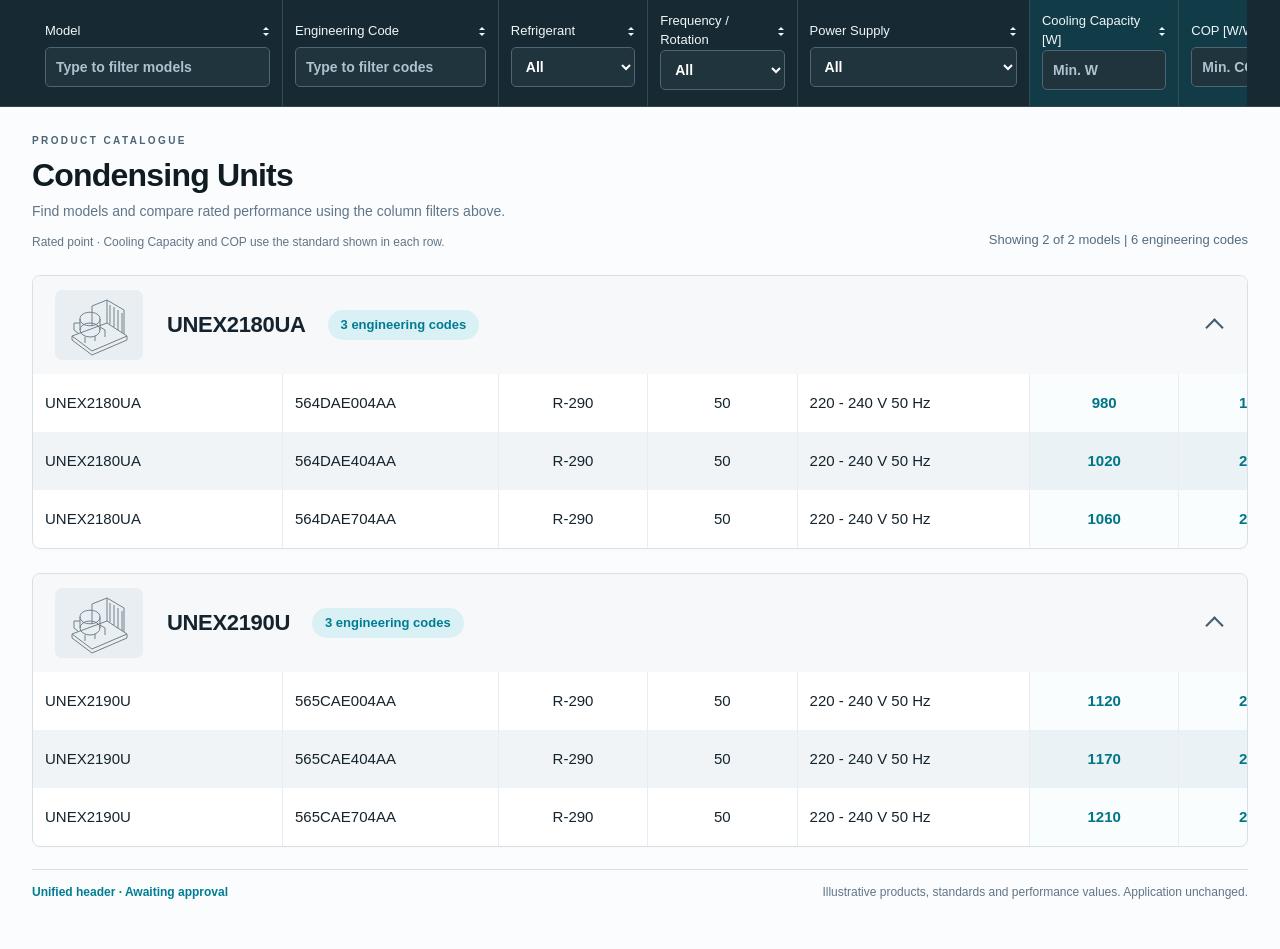
<file: design-proposals/unified-header-preview.html>
<!doctype html><html lang="en"><head><meta charset="utf-8"><meta name="viewport" content="width=device-width, initial-scale=1"><title>Unified catalogue header - design proposal</title><style>:root {
  --ink: #14232d;
  --muted: #627587;
  --toolbar: #172129;
  --line: #d7e0e6;
  --stripe: #f0f4f6;
  --accent: #007d93;
  --link: #0074cf;
}
* { box-sizing: border-box; }
html { min-height: 100%; scroll-padding-top: calc(var(--catalogue-header-height, 140px) + 16px); }
body {
  margin: 0;
  color: var(--ink);
  background: #fafcfd;
  font-family: "Embraco BeauSans", Arial, Helvetica, sans-serif;
  font-size: 16px;
  line-height: 1.45;
}
button, input, select { font: inherit; }
button { cursor: pointer; }
button:disabled { cursor: default; opacity: .55; }
button:focus-visible, select:focus-visible, a:focus-visible, [tabindex]:focus-visible { outline: 2px solid var(--accent); outline-offset: 3px; }
.hidden { display: none !important; }
.visually-hidden { position: absolute; width: 1px; height: 1px; padding: 0; margin: -1px; overflow: hidden; clip: rect(0, 0, 0, 0); white-space: nowrap; border: 0; }
.skip-link { position: fixed; top: -80px; left: 16px; z-index: 150; padding: 12px 16px; background: #fff; color: var(--accent); }
.skip-link:focus { top: 12px; }
.filter-bar { position: sticky; top: 0; z-index: 20; background: var(--toolbar); border-bottom: 1px solid #34424a; }
.filter-bar-inner { display: grid; grid-template-columns: 28px repeat(5, minmax(0, 1fr)) auto; align-items: center; gap: 14px; margin: 0 auto; padding: 14px 32px; max-width: 1920px; }
.shared-columns-bar { color: var(--ink); background: #e9eef2; }
.shared-columns-inner { max-width: 1920px; margin: 0 auto; padding: 0 32px; }
.shared-columns-scroll { border-left: 1px solid transparent; border-right: 1px solid transparent; }
.filter-icon { width: 24px; height: 24px; fill: #f3f8fa; }
.filter-control { position: relative; display: flex; flex-direction: column; justify-content: center; min-width: 0; min-height: 64px; padding: 7px 14px; color: #f3f7fa; border: 1px solid #526573; border-radius: 6px; background: #ffffff03; }
.filter-control > span { padding-right: 14px; font-size: 11px; line-height: 1.4; }
.filter-control::after { position: absolute; right: 15px; top: 30px; width: 8px; height: 8px; content: ""; border-right: 2px solid #eef6fa; border-bottom: 2px solid #eef6fa; transform: rotate(45deg); pointer-events: none; }
.filter-control select { width: 100%; padding: 3px 22px 0 0; color: #fff; border: 0; background: transparent; appearance: none; font-size: 16px; line-height: 1.4; text-overflow: ellipsis; cursor: pointer; }
.filter-text-control::after { display: none; }
.filter-control input { width: 100%; min-width: 0; padding: 3px 0 0; color: #fff; border: 0; background: transparent; font-size: 16px; line-height: 1.4; }
.filter-control input::placeholder { color: #b8c8d3; opacity: 1; }
.filter-control option { color: var(--ink); background: #fff; }
.filter-control:focus-within { outline: 2px solid #59dbe7; outline-offset: 2px; }
.filter-control select:focus, .filter-control input:focus { outline: none; }
.filter-control.is-active { border-color: #53d5e1; background: #28beca12; }
.clear-filters { display: inline-flex; align-items: center; justify-content: center; gap: 10px; min-height: 44px; padding: 8px 0 8px 12px; color: #54dce8; background: none; border: 0; white-space: nowrap; font-size: 14px; }
.clear-filters svg { width: 24px; height: 24px; }
.clear-filters:focus-visible { outline-color: #54dce8; }
.clear-filters:hover:not(:disabled) span { text-decoration: underline; text-underline-offset: 4px; }
.catalogue-view { width: 100%; max-width: 1920px; margin: 0 auto; padding: 36px 32px 48px; }
.page-heading { display: flex; align-items: flex-end; justify-content: space-between; flex-wrap: wrap; gap: 12px 24px; margin-bottom: 30px; }
.eyebrow { margin: 0 0 8px; color: #4c6375; font-size: 10px; font-weight: 700; letter-spacing: .24em; text-transform: uppercase; }
.page-heading h1 { margin: 0 0 8px; color: #101b22; font-size: clamp(28px, 3vw, 40px); line-height: 1.15; font-weight: 700; letter-spacing: -.025em; }
.page-description { margin: 0; color: var(--muted); font-size: 14px; }
.rated-note { display: flex; align-items: center; flex-wrap: wrap; gap: 10px 16px; margin: 18px 0 0; font-size: 12px; color: var(--muted); }
.rated-note strong { padding: 6px 12px; border-radius: 5px; background: #e0f2f5; color: #006e80; font-weight: 600; }
.result-count { margin: 0 0 1px auto; color: #536b80; font-size: 13px; white-space: nowrap; }
.model-groups { display: grid; gap: 24px; }
.model-card { min-width: 0; overflow: hidden; background: #fff; border: 1px solid var(--line); border-radius: 8px; box-shadow: 0 2px 5px #233d4c03; }
.model-heading { margin: 0; font-size: inherit; }
.model-toggle { display: flex; align-items: center; gap: 24px; width: 100%; min-height: 98px; padding: 14px 22px; color: var(--ink); background: #f6f8fa; border: 0; text-align: left; }
.model-toggle:hover { background: #eef4f6; }
.model-toggle:focus-visible { position: relative; z-index: 1; outline-offset: -4px; }
.product-thumbnail { display: flex; align-items: center; justify-content: center; flex: 0 0 88px; width: 88px; height: 70px; color: #70818a; background: #e9eef2; border-radius: 7px; }
.product-thumbnail img { width: 70px; height: 64px; object-fit: contain; mix-blend-mode: multiply; }
.thumbnail-placeholder { width: 64px; height: 64px; }
.model-title { display: flex; align-items: center; flex: 1; flex-wrap: wrap; gap: 8px 22px; min-width: 0; }
.model-name { max-width: 100%; overflow-x: auto; white-space: nowrap; font-size: 24px; font-weight: 700; line-height: 1.35; letter-spacing: -.015em; }
.variant-count { display: inline-block; padding: 5px 13px; color: #007b92; background: #d9f1f5; border-radius: 999px; font-size: 13px; line-height: 1.5; font-weight: 600; white-space: nowrap; }
.group-chevron { width: 13px; height: 13px; flex: 0 0 13px; margin: 5px 4px 0 8px; border-top: 2px solid #425c70; border-left: 2px solid #425c70; transform: rotate(45deg); }
.model-toggle[aria-expanded="false"] .group-chevron { transform: rotate(225deg); margin-top: -5px; }
.table-scroll { width: 100%; overflow-x: auto; overscroll-behavior-x: contain; }
.table-scroll:focus-visible { outline-offset: -3px; }
.product-table { width: 100%; min-width: 1360px; table-layout: fixed; border-collapse: separate; border-spacing: 0; text-align: left; }
.product-table th { height: 46px; padding: 0 16px; color: #375166; background: #e9eef2; border-top: 1px solid #dce4e9; border-bottom: 1px solid #e2e8ec; font-size: 11px; font-weight: 700; text-transform: uppercase; }
.product-table th + th, .product-table td + td { border-left: 1px solid #e8edf1; }
.sort-button { display: inline-flex; align-items: center; gap: 12px; min-height: 44px; max-width: 100%; padding: 0; color: inherit; background: none; border: 0; text-align: left; text-transform: inherit; font-size: inherit; font-weight: inherit; }
.sort-icon { display: grid; flex: 0 0 7px; gap: 3px; }
.sort-icon::before, .sort-icon::after { content: ""; width: 0; height: 0; border-left: 3.5px solid transparent; border-right: 3.5px solid transparent; }
.sort-icon::before { border-bottom: 3.5px solid currentColor; }
.sort-icon::after { border-top: 3.5px solid currentColor; }
[aria-sort="ascending"] .sort-icon::after, [aria-sort="descending"] .sort-icon::before { opacity: .25; }
.product-table td { height: 58px; padding: 7px 16px; font-size: 16px; overflow-wrap: anywhere; vertical-align: middle; }
.product-table th:nth-child(7), .product-table td:nth-child(7) { text-align: center; white-space: nowrap; }
.product-table th:nth-child(7) .sort-button { width: 100%; justify-content: center; text-align: center; }
.product-table th:nth-child(2), .product-table td:nth-child(2),
.product-table th:nth-child(3), .product-table td:nth-child(3),
.product-table th:nth-child(5), .product-table td:nth-child(5),
.product-table th:nth-child(6), .product-table td:nth-child(6) { text-align: center; }
.product-table th:nth-child(2) .sort-button, .product-table th:nth-child(3) .sort-button,
.product-table th:nth-child(5) .sort-button, .product-table th:nth-child(6) .sort-button { width: 100%; justify-content: center; text-align: center; }
.product-table th:nth-child(5), .product-table th:nth-child(6) { color: #006e80; background: #e0f0f3; }
.product-table td:nth-child(5), .product-table td:nth-child(6) { font-variant-numeric: tabular-nums; font-weight: 600; color: #006b7b; background: #17a8b005; }
.product-table tbody tr:nth-child(even) { background: var(--stripe); }
.product-table tbody tr:hover { background: #e8f4f7; }
.code-cell { white-space: nowrap; }
.pdf-button { display: inline-flex; align-items: center; gap: 8px; min-height: 42px; padding: 4px 0; color: var(--link); background: none; border: 0; white-space: nowrap; font-size: 13px; }
.pdf-button svg { width: 21px; height: 26px; flex-shrink: 0; }
.pdf-button:hover span { text-decoration: underline; text-underline-offset: 3px; }
.empty-state { padding: 56px 24px; text-align: center; background: #fff; border: 1px solid var(--line); border-radius: 8px; }
.empty-state h2 { margin: 0 0 8px; font-size: 22px; }
.empty-state p { margin: 0 0 20px; color: var(--muted); }
.empty-clear-filters { padding: 10px 18px; color: var(--accent); background: #e3f3f6; border: 1px solid #b5dbe2; border-radius: 5px; }
.loading-overlay { position: fixed; inset: 0; z-index: 100; display: flex; flex-direction: column; align-items: center; justify-content: center; gap: 14px; padding: 24px; color: var(--ink); background: #fafcfdf5; text-align: center; }
.spinner { width: 40px; height: 40px; border: 4px solid #dce6eb; border-top-color: var(--accent); border-radius: 50%; animation: spin .8s linear infinite; }
@keyframes spin { to { transform: rotate(360deg); } }
.toast { position: fixed; right: 24px; bottom: 24px; z-index: 120; max-width: min(440px, calc(100vw - 32px)); padding: 14px 18px; color: #fff; background: #203542; border-radius: 6px; box-shadow: 0 5px 20px #0003; }
@media (max-width: 1100px) {
  .filter-bar-inner { grid-template-columns: repeat(3, minmax(0, 1fr)); gap: 10px; padding: 12px 24px; }
  .filter-icon { display: none; }
  .clear-filters { justify-self: end; }
  .catalogue-view { padding: 28px 24px 40px; }
  .shared-columns-inner { padding-right: 24px; padding-left: 24px; }
}
@media (max-width: 680px) {
  .filter-bar-inner { grid-template-columns: repeat(2, minmax(0, 1fr)); padding: 12px 16px; }
  .filter-control { min-height: 60px; padding-left: 10px; padding-right: 10px; }
  .filter-control::after { right: 12px; }
  .clear-filters { justify-self: center; padding-left: 0; font-size: 13px; }
  .catalogue-view { padding: 24px 16px 32px; }
  .shared-columns-inner { padding-right: 16px; padding-left: 16px; }
  .page-heading { margin-bottom: 22px; }
  .page-description { line-height: 1.6; }
  .result-count { margin-left: 0; font-size: 12px; }
  .model-groups { gap: 18px; }
  .model-toggle { min-height: 94px; padding: 14px 12px; gap: 12px; }
  .product-thumbnail { flex-basis: 48px; width: 48px; height: 52px; }
  .product-thumbnail img, .thumbnail-placeholder { width: 44px; height: 44px; }
  .model-title { display: flex; flex-direction: column; align-items: flex-start; gap: 5px; }
  .model-name { font-size: 18px; }
  .variant-count { font-size: 11px; padding: 3px 9px; }
  .group-chevron { width: 10px; height: 10px; flex-basis: 10px; margin-left: 0; margin-right: 1px; }
}
@media (prefers-reduced-motion: reduce) { .spinner { animation-duration: 2s; } }

html{scroll-padding-top:120px}.unified-bar{position:sticky;top:0;z-index:20;background:#172a33;box-shadow:0 1px 0 #30454f}.unified-inner{max-width:1920px;padding:0 32px;margin:auto}.unified-scroll{border:solid transparent;border-width:0 1px}.product-table{min-width:1660px}.unified-bar th{background:#172a33!important;color:#f0f6f8!important;height:106px;padding:10px 12px 14px;border-top:0;border-bottom:0;text-align:left!important;text-transform:none;font-size:13px}.unified-bar th+th{border-left-color:#344b55}.unified-bar th.rated-filter{background:#113b46!important}.parameter{display:flex;justify-content:space-between;align-items:center;gap:8px;width:100%;min-height:32px;padding:0;color:inherit;border:0;background:none;text-align:left;font-size:13px;font-weight:500}.unified-bar input,.unified-bar select{width:100%;height:40px;padding:8px 10px;border:1px solid #506571;border-radius:5px;background:#20343e;color:#fff;font-size:14px}.unified-bar input::placeholder{color:#adc2ce;opacity:1}.unified-bar input:focus,.unified-bar select:focus{outline:2px solid #4fd0dc;outline-offset:1px}.unified-bar th.active{box-shadow:inset 0 -3px #52d3df}.unified-bar .document-label{display:block;min-height:32px;padding-top:7px;font-weight:500}.reset{height:40px;width:100%;padding:0;background:transparent;color:#54dce8;border:0;text-align:left;font-size:14px}.product-table td{padding:7px 12px;font-size:15px}.product-table td:nth-child(n){text-align:left;color:var(--ink);background:transparent;font-weight:400;white-space:nowrap}.product-table td:nth-child(3),.product-table td:nth-child(4),.product-table td:nth-child(6),.product-table td:nth-child(7),.product-table td:nth-child(8){text-align:center}.product-table td:nth-child(6),.product-table td:nth-child(7){font-weight:600;color:#007587;background:#17a8b005}.pdf-button{font-size:13px;gap:8px}.page-heading{margin-bottom:24px}.page-heading h1{font-size:32px}.catalogue-view{padding-top:28px}.model-toggle{min-height:92px}.model-name{font-size:22px}.proposal-footer{margin-top:22px;padding-top:14px;border-top:1px solid #d7e0e6;font-size:12px;color:#627587;display:flex;justify-content:space-between;gap:16px}.proposal-footer strong{color:#007d93}.empty{padding:40px;text-align:center;border:1px solid #d7e0e6;border-radius:8px}.subtitle{margin:12px 0 0;color:#627587;font-size:12px}@media(max-width:1100px){.unified-inner{padding:0 24px}}@media(max-width:680px){.unified-inner{padding:0 16px}.page-heading h1{font-size:26px}}
</style></head><body><header class="unified-bar"><div class="unified-inner"><div id="head-scroll" class="table-scroll unified-scroll" tabindex="0" aria-label="Catalogue filters and sorting"><table class="product-table"><colgroup><col style="width:15%"><col style="width:13%"><col style="width:9%"><col style="width:9%"><col style="width:14%"><col style="width:9%"><col style="width:9%"><col style="width:12%"><col style="width:10%"></colgroup><thead><tr><th><button type="button" class="parameter" data-sort="model"><span>Model</span><span class="sort-icon" aria-hidden="true"></span></button><input aria-label="Filter Model" data-filter="model" type="text" autocomplete="off" placeholder="Type to filter models"></th><th><button type="button" class="parameter" data-sort="engineeringCode"><span>Engineering Code</span><span class="sort-icon" aria-hidden="true"></span></button><input aria-label="Filter Engineering Code" data-filter="engineeringCode" type="text" autocomplete="off" placeholder="Type to filter codes"></th><th><button type="button" class="parameter" data-sort="refrigerant"><span>Refrigerant</span><span class="sort-icon" aria-hidden="true"></span></button><select aria-label="Filter Refrigerant" data-filter="refrigerant"><option value="">All</option><option>R-290</option></select></th><th><button type="button" class="parameter" data-sort="frequency"><span>Frequency / Rotation</span><span class="sort-icon" aria-hidden="true"></span></button><select aria-label="Filter Frequency / Rotation" data-filter="frequency"><option value="">All</option><option>50</option></select></th><th><button type="button" class="parameter" data-sort="powerSupply"><span>Power Supply</span><span class="sort-icon" aria-hidden="true"></span></button><select aria-label="Filter Power Supply" data-filter="powerSupply"><option value="">All</option><option>220 - 240 V 50 Hz</option></select></th><th class="rated-filter"><button type="button" class="parameter" data-sort="capacity"><span>Cooling Capacity [W]</span><span class="sort-icon" aria-hidden="true"></span></button><input aria-label="Filter Cooling Capacity [W]" data-filter="capacity" type="number" min="0" step="any" placeholder="Min. W"></th><th class="rated-filter"><button type="button" class="parameter" data-sort="cop"><span>COP [W/W]</span><span class="sort-icon" aria-hidden="true"></span></button><input aria-label="Filter COP [W/W]" data-filter="cop" type="number" min="0" step="any" placeholder="Min. COP"></th><th><button type="button" class="parameter" data-sort="standard"><span>Standard</span><span class="sort-icon" aria-hidden="true"></span></button><select aria-label="Filter Standard" data-filter="standard"><option value="">All</option><option>ASHRAE</option><option>EN13215 RG20</option><option>EN13215 SH10</option></select></th><th><span class="document-label">Documents</span><button class="reset" type="button" id="reset">&#8634; &nbsp;Clear filters</button></th></tr></thead></table></div></div></header><main class="catalogue-view"><div class="page-heading"><div><p class="eyebrow">Product catalogue</p><h1>Condensing Units</h1><p class="page-description">Find models and compare rated performance using the column filters above.</p><p class="subtitle">Rated point &middot; Cooling Capacity and COP use the standard shown in each row.</p></div><p id="count" class="result-count" role="status" aria-live="polite"></p></div><div id="groups" class="model-groups"></div><footer class="proposal-footer"><strong>Unified header &middot; Awaiting approval</strong><span>Illustrative products, standards and performance values. Application unchanged.</span></footer></main><script>const data=[{"model":"UNEX2180UA","engineeringCode":"564DAE004AA","refrigerant":"R-290","frequency":"50","powerSupply":"220 - 240 V 50 Hz","capacity":980,"cop":1.95,"standard":"EN13215 RG20"},{"model":"UNEX2180UA","engineeringCode":"564DAE404AA","refrigerant":"R-290","frequency":"50","powerSupply":"220 - 240 V 50 Hz","capacity":1020,"cop":2.02,"standard":"EN13215 SH10"},{"model":"UNEX2180UA","engineeringCode":"564DAE704AA","refrigerant":"R-290","frequency":"50","powerSupply":"220 - 240 V 50 Hz","capacity":1060,"cop":2.08,"standard":"ASHRAE"},{"model":"UNEX2190U","engineeringCode":"565CAE004AA","refrigerant":"R-290","frequency":"50","powerSupply":"220 - 240 V 50 Hz","capacity":1120,"cop":2.05,"standard":"EN13215 RG20"},{"model":"UNEX2190U","engineeringCode":"565CAE404AA","refrigerant":"R-290","frequency":"50","powerSupply":"220 - 240 V 50 Hz","capacity":1170,"cop":2.11,"standard":"EN13215 SH10"},{"model":"UNEX2190U","engineeringCode":"565CAE704AA","refrigerant":"R-290","frequency":"50","powerSupply":"220 - 240 V 50 Hz","capacity":1210,"cop":2.18,"standard":"ASHRAE"}],columns=[["model","Model",15,"text","Type to filter models"],["engineeringCode","Engineering Code",13,"text","Type to filter codes"],["refrigerant","Refrigerant",9,"select"],["frequency","Frequency / Rotation",9,"select"],["powerSupply","Power Supply",14,"select"],["capacity","Cooling Capacity [W]",9,"number","Min. W"],["cop","COP [W/W]",9,"number","Min. COP"],["standard","Standard",12,"select"],["documents","Documents",10]],colgroup="<colgroup><col style=\"width:15%\"><col style=\"width:13%\"><col style=\"width:9%\"><col style=\"width:9%\"><col style=\"width:14%\"><col style=\"width:9%\"><col style=\"width:9%\"><col style=\"width:12%\"><col style=\"width:10%\"></colgroup>",icon="<svg class=\"thumbnail-placeholder\" viewBox=\"0 0 64 64\" fill=\"none\" stroke=\"currentColor\" stroke-width=\"1\" aria-hidden=\"true\"><path d=\"m5 43 35-13 20 13-35 15Z M5 43v4l20 15 35-15v-4 M40 30V7l17 10v24 M40 7 25 13v20 M43 12v19m4-17v20m4-17v20m4-17v20\"/><ellipse cx=\"23\" cy=\"37\" rx=\"10\" ry=\"7\"/><path d=\"M13 37V26c0-9 20-9 20 0v11 M13 26c0 9 20 9 20 0 M18 44v6m10-7v5 M11 40 7 37v-7h6 M33 34l5 3v7\"/></svg>",pdf="<svg viewBox=\"0 0 24 30\" fill=\"none\" aria-hidden=\"true\"><path d=\"M5 2h9l7 7v17a2 2 0 0 1-2 2H5a2 2 0 0 1-2-2V4a2 2 0 0 1 2-2Z\" stroke=\"currentColor\" stroke-width=\"1.8\"/><path d=\"M14 2v7h7\" stroke=\"currentColor\" stroke-width=\"1.8\"/><text x=\"12\" y=\"22\" text-anchor=\"middle\" fill=\"currentColor\" font-family=\"Arial,sans-serif\" font-size=\"8\" font-weight=\"700\">PDF</text></svg>";(function behavior(){
 const filters={},collapsed=new Set();let sort={key:'engineeringCode',direction:1},left=0;const positions=new WeakMap();
 const groups=document.querySelector('#groups'),head=document.querySelector('#head-scroll');
 const collator=new Intl.Collator('en',{numeric:true,sensitivity:'base'});
 const esc=v=>String(v).replace(/&/g,'&amp;').replace(/</g,'&lt;').replace(/"/g,'&quot;');
 function setScroll(el,x){if(el.hidden||el.scrollLeft===x)return;el.scrollLeft=x;positions.set(el,el.scrollLeft);}
 function sync(el){const expected=positions.get(el);positions.delete(el);if(expected===el.scrollLeft)return;left=Math.min(el.scrollLeft,head.scrollWidth-head.clientWidth);[head,...groups.querySelectorAll('.table-scroll')].forEach(s=>setScroll(s,left));}
 head.addEventListener('scroll',()=>sync(head),{passive:true});groups.addEventListener('scroll',e=>{if(e.target.matches('.table-scroll'))sync(e.target);},{capture:true,passive:true});
 function render(){
  const visible=data.filter(p=>Object.keys(filters).every(k=>!filters[k]||(['model','engineeringCode'].includes(k)?p[k].toLowerCase().includes(filters[k].toLowerCase().trim()):['capacity','cop'].includes(k)?p[k]>=Number(filters[k]):p[k]===filters[k])));
  const models=[...new Set(visible.map(p=>p.model))].sort(collator.compare);if(sort.key==='model'&&sort.direction<0)models.reverse();
  document.querySelector('#count').textContent='Showing '+models.length+' of 2 models | '+visible.length+' engineering codes';
  groups.innerHTML=models.map((model,index)=>{
   const rows=visible.filter(p=>p.model===model).sort((a,b)=>(typeof a[sort.key]==='number'?a[sort.key]-b[sort.key]:collator.compare(a[sort.key],b[sort.key]))*sort.direction);
   return '<section class="model-card"><h2 class="model-heading"><button class="model-toggle" data-toggle="'+model+'" aria-expanded="'+!collapsed.has(model)+'"><span class="product-thumbnail">'+icon+'</span><span class="model-title"><span class="model-name">'+model+'</span><span class="variant-count">'+rows.length+' engineering codes</span></span><span class="group-chevron"></span></button></h2><div class="table-scroll" tabindex="0"'+(collapsed.has(model)?' hidden':'')+'><table class="product-table">'+colgroup+'<thead class="visually-hidden"><tr>'+columns.map(c=>'<th scope="col">'+c[1]+'</th>').join('')+'</tr></thead><tbody>'+rows.map(p=>'<tr>'+columns.map(c=>'<td>'+(c[0]==='documents'?'<button class="pdf-button" title="Preview only">'+pdf+'<span>Datasheet</span></button>':c[0]==='cop'?p.cop.toFixed(2):esc(p[c[0]]))+'</td>').join('')+'</tr>').join('')+'</tbody></table></div></section>';
  }).join('')||'<div class="empty">No matching products. Adjust or clear the filters.</div>';
  groups.querySelectorAll('.table-scroll').forEach(s=>setScroll(s,left));
  document.querySelectorAll('[data-filter]').forEach(c=>c.closest('th').classList.toggle('active',Boolean(c.value)));
 }
 document.querySelectorAll('[data-filter]').forEach(c=>c.addEventListener(c.tagName==='SELECT'?'change':'input',()=>{filters[c.dataset.filter]=c.value;render();}));
 document.querySelectorAll('[data-sort]').forEach(b=>b.addEventListener('click',()=>{sort={key:b.dataset.sort,direction:sort.key===b.dataset.sort?-sort.direction:1};document.querySelectorAll('[data-sort]').forEach(s=>s.closest('th').setAttribute('aria-sort',s===b?(sort.direction>0?'ascending':'descending'):'none'));render();}));
 document.querySelector('#reset').addEventListener('click',()=>{Object.keys(filters).forEach(k=>delete filters[k]);document.querySelectorAll('[data-filter]').forEach(c=>c.value='');render();});
 groups.addEventListener('click',e=>{const b=e.target.closest('[data-toggle]');if(b){const m=b.dataset.toggle;collapsed.has(m)?collapsed.delete(m):collapsed.add(m);render();}else if(e.target.closest('.pdf-button')){alert('Design preview: datasheets are available in the application.');}});
 render();
})();</script></body></html>
</file>
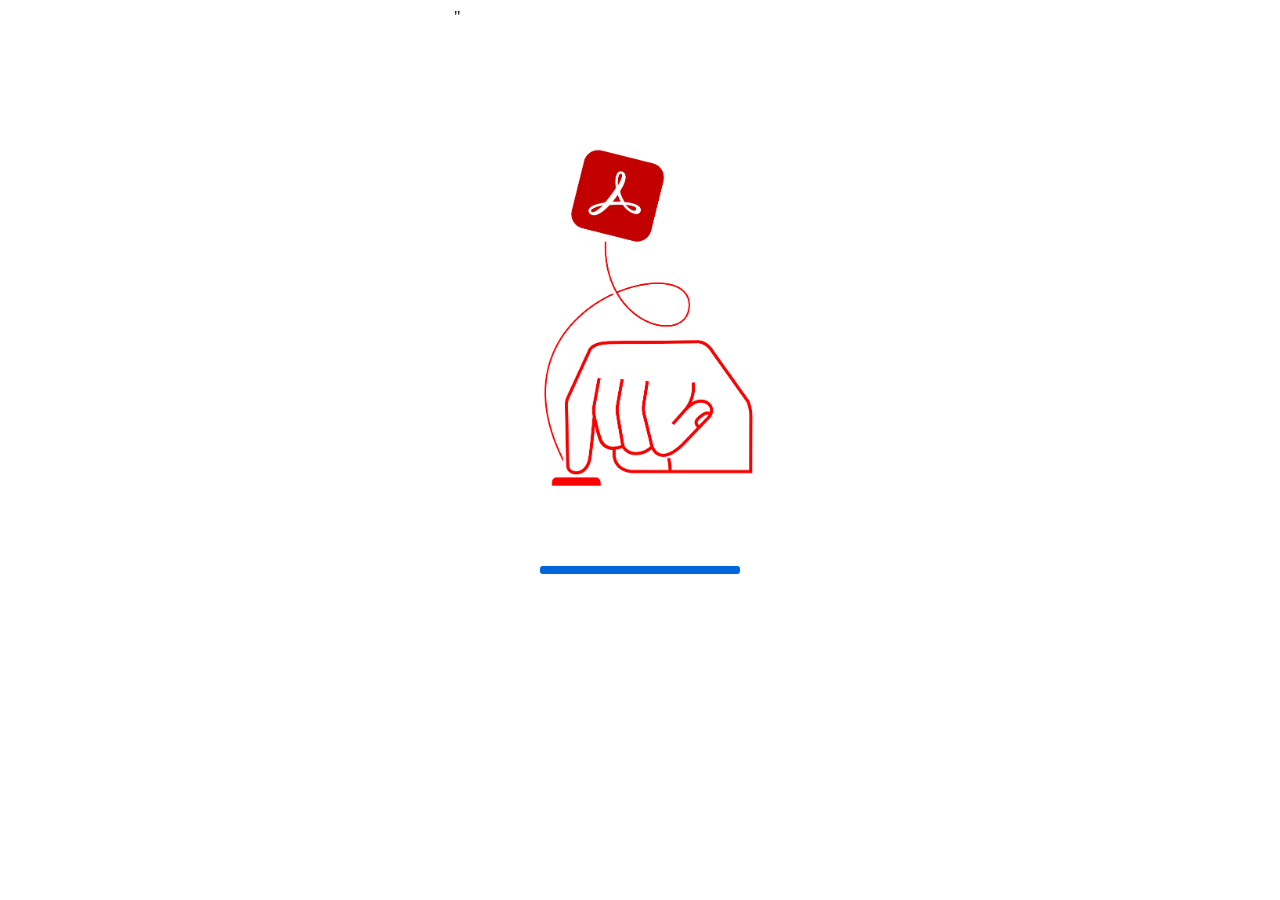
<file: .catalogue-header-qa/Default/Extensions/efaidnbmnnnibpcajpcglclefindmkaj/26.9.1.0_0/signInAdobeYolo.html>
<!DOCTYPE html>
<!--
/*************************************************************************
*
* ADOBE CONFIDENTIAL
* ___________________
*
*  Copyright 2023 Adobe Systems Incorporated
*  All Rights Reserved.
*
* NOTICE:  All information contained herein is, and remains
* the property of Adobe Systems Incorporated and its suppliers,
* if any.  The intellectual and technical concepts contained
* herein are proprietary to Adobe Systems Incorporated and its
* suppliers and may be covered by U.S. and Foreign Patents,
* patents in process, and are protected by trade secret or copyright law.
* Dissemination of this information or reproduction of this material
* is strictly forbidden unless prior written permission is obtained
* from Adobe Systems Incorporated.
**************************************************************************/
-->
<html lang="en">
<head>
    <script type="module" src="./browser/js/viewer/signInAdobeYolo.js"></script>
   <link href="./browser/css/adobeYolo.css" type="text/css" rel="stylesheet"/>"
</head>
<body class="adobe-dc-view-signInAdobeYolo">
<div>
    <div class = "image" >
        <img src="./browser/images/adobeyoloimage.png"  class = "adobe-yolo-icon"/>
    </div>
    <div id = "adobe-yolo-message">
    </div>
    <div class = "loader">
    <div class = "loader-blue-line"></div>
    </div>
</div>
</body>
</html>
</file>
<file: .catalogue-header-qa/Default/Extensions/efaidnbmnnnibpcajpcglclefindmkaj/26.9.1.0_0/browser/css/adobeYolo.css>
/*************************************************************************
* ADOBE CONFIDENTIAL
* ___________________
*
*  Copyright 2015 Adobe Systems Incorporated
*  All Rights Reserved.
*
* NOTICE:  All information contained herein is, and remains
* the property of Adobe Systems Incorporated and its suppliers,
* if any.  The intellectual and technical concepts contained
* herein are proprietary to Adobe Systems Incorporated and its
* suppliers and are protected by all applicable intellectual property laws,
* including trade secret and or copyright laws.
* Dissemination of this information or reproduction of this material
* is strictly forbidden unless prior written permission is obtained
* from Adobe Systems Incorporated.
**************************************************************************/
.adobe-yolo-icon{height:356px;margin-top:12vh;width:260px}#adobe-yolo-message{font-family:adobe-clean,Helvetica Neue,Myriad Pro,sans-serif;font-size:36px;font-weight:300;line-height:47px;margin-left:auto;margin-right:auto;margin-top:6vh;width:max-content}.adobe-dc-view-signInAdobeYolo{margin-left:auto;margin-right:auto;width:372px}.image{width:max-content}.image,.loader{margin-left:auto;margin-right:auto}.loader{background:#d5d5d5 0 0 no-repeat padding-box;margin-top:8vh;width:200px}.loader,.loader-blue-line{border-radius:3px;height:8px}.loader-blue-line{background-color:#0265dc}
</file>
